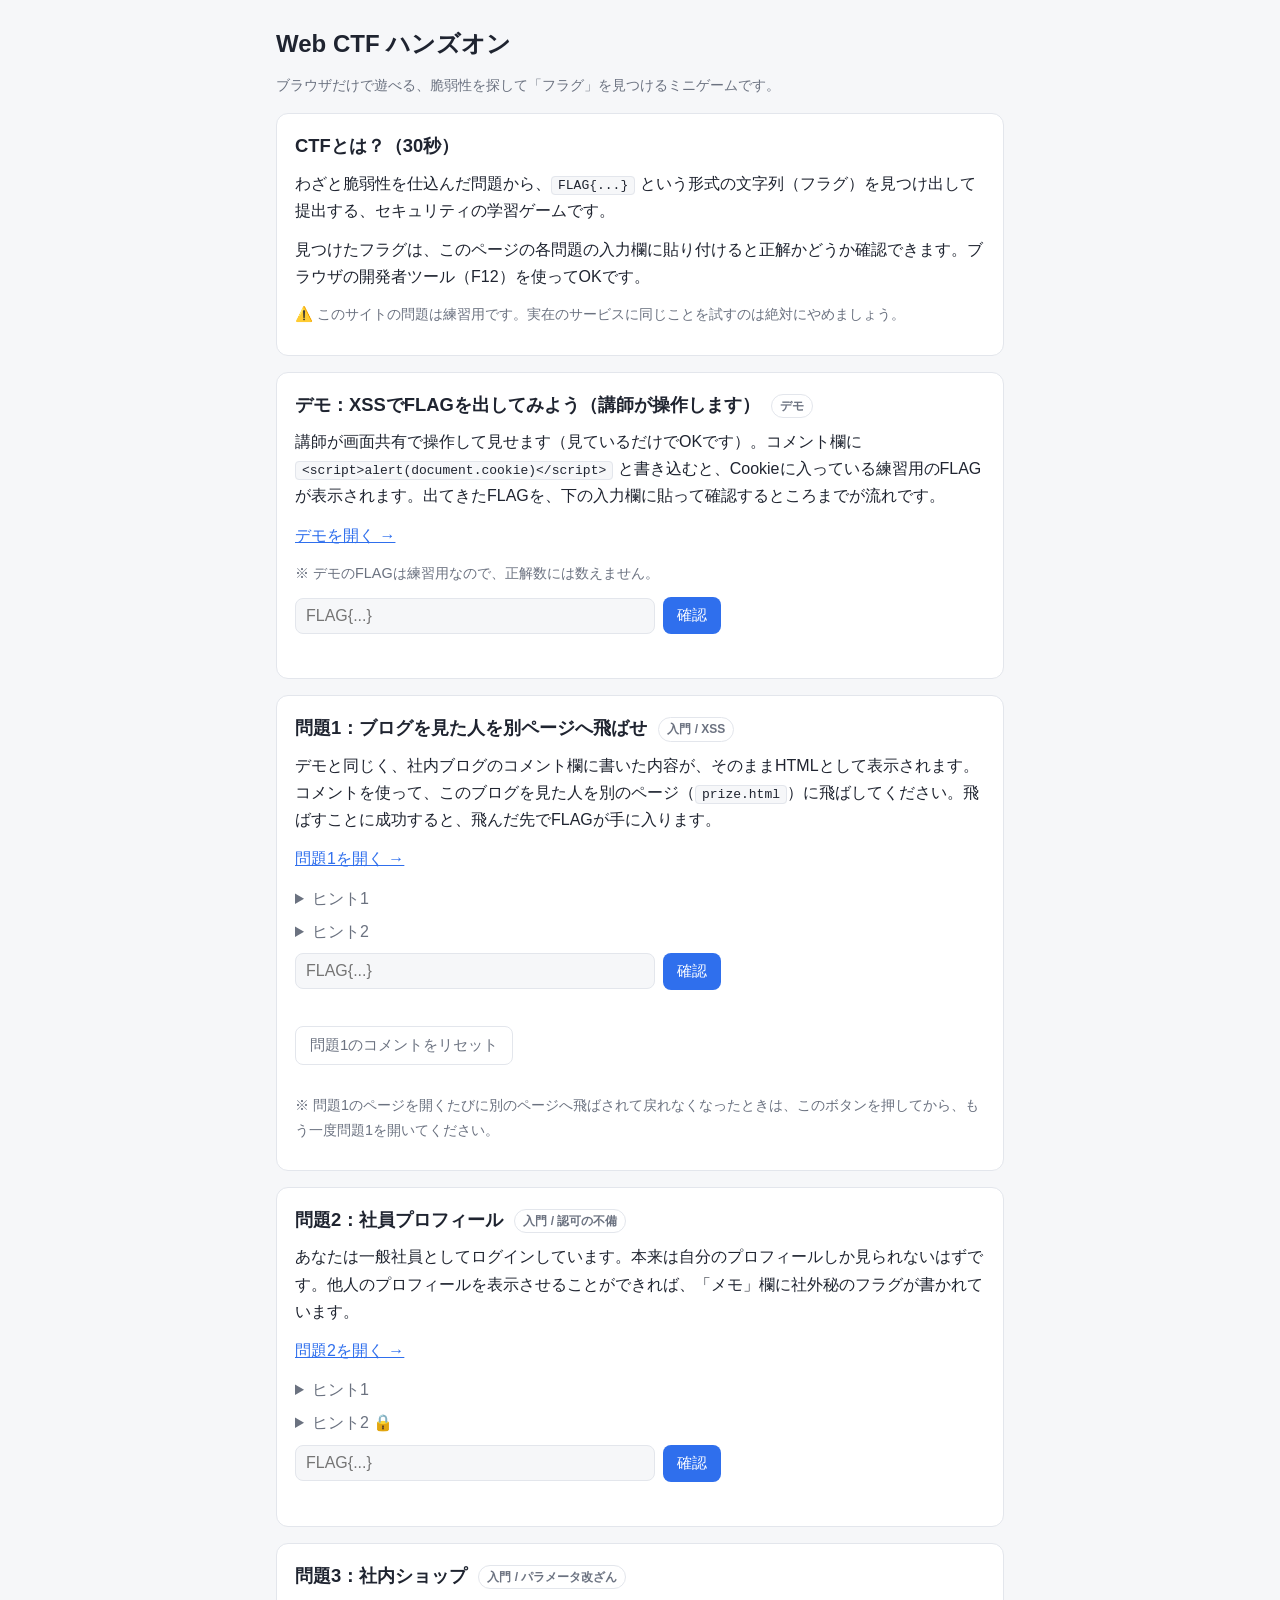
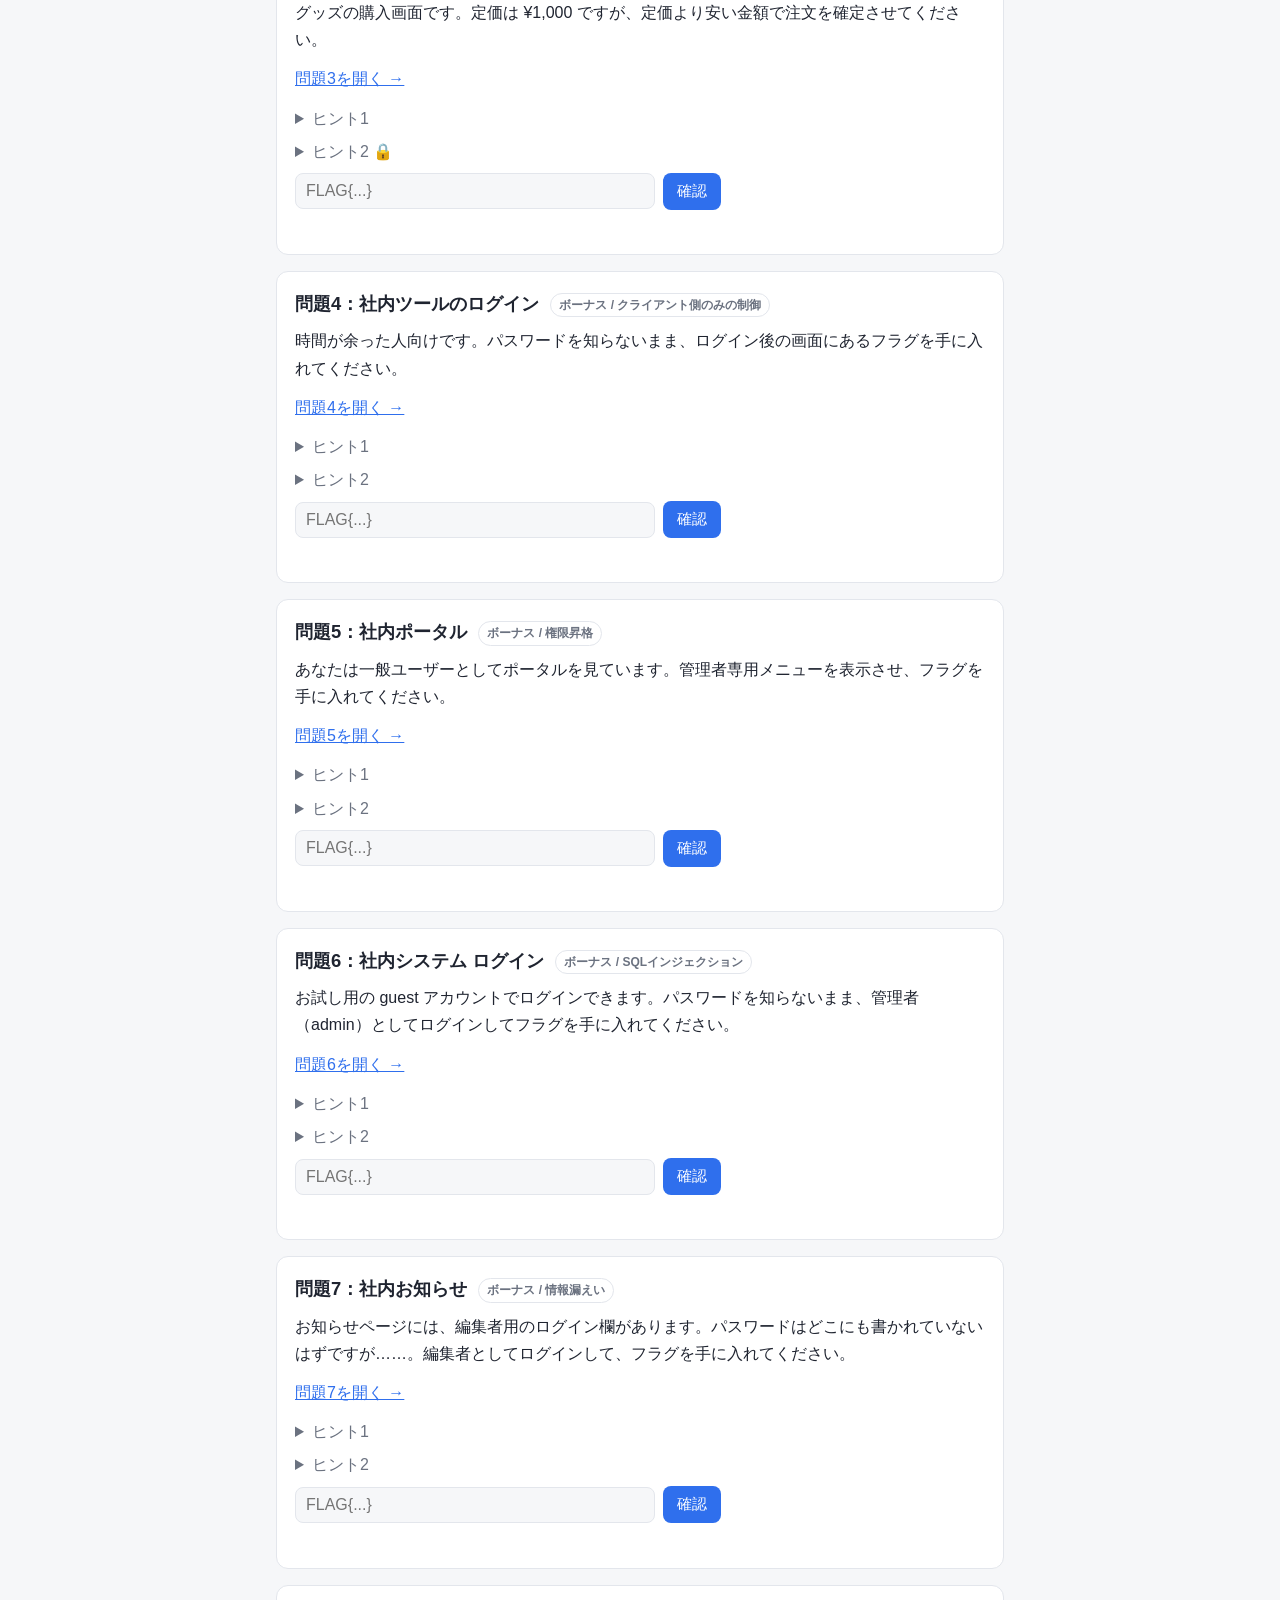
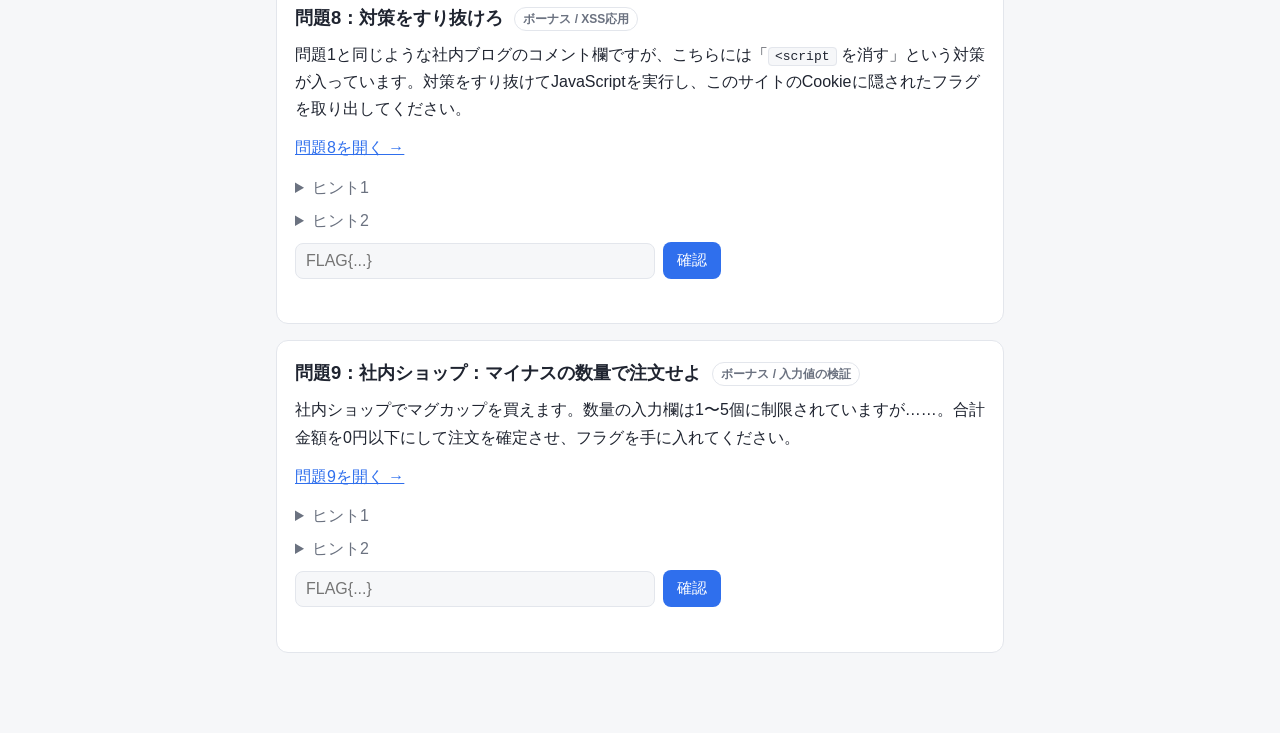
<file: index.html>
<!doctype html>
<html lang="ja">
<head>
<meta charset="utf-8">
<meta name="viewport" content="width=device-width, initial-scale=1">
<meta name="robots" content="noindex">
<title>Web CTF ハンズオン</title>
<link rel="stylesheet" href="style.css">
</head>
<body>
<main>
  <h1>Web CTF ハンズオン</h1>
  <p class="muted">ブラウザだけで遊べる、脆弱性を探して「フラグ」を見つけるミニゲームです。</p>

  <div class="card">
    <h2>CTFとは？（30秒）</h2>
    <p>わざと脆弱性を仕込んだ問題から、<code>FLAG{...}</code> という形式の文字列（フラグ）を見つけ出して提出する、セキュリティの学習ゲームです。</p>
    <p>見つけたフラグは、このページの各問題の入力欄に貼り付けると正解かどうか確認できます。ブラウザの開発者ツール（F12）を使ってOKです。</p>
    <p class="muted">⚠️ このサイトの問題は練習用です。実在のサービスに同じことを試すのは絶対にやめましょう。</p>
  </div>

  <div class="card" data-q="demo">
    <h2>デモ：XSSでFLAGを出してみよう（講師が操作します） <span class="badge">デモ</span></h2>
    <p>講師が画面共有で操作して見せます（見ているだけでOKです）。コメント欄に <code>&lt;script&gt;alert(document.cookie)&lt;/script&gt;</code> と書き込むと、Cookieに入っている練習用のFLAGが表示されます。出てきたFLAGを、下の入力欄に貼って確認するところまでが流れです。</p>
    <p><a href="demo.html" target="_blank" rel="noopener">デモを開く →</a></p>
    <p class="muted">※ デモのFLAGは練習用なので、正解数には数えません。</p>
    <div class="row flag-row"><input type="text" placeholder="FLAG{...}" aria-label="デモのフラグ"><button type="button">確認</button></div>
    <div class="result" aria-live="polite"></div>
  </div>

  <div class="card" data-q="q1">
    <h2>問題1：ブログを見た人を別ページへ飛ばせ <span class="badge">入門 / XSS</span></h2>
    <p>デモと同じく、社内ブログのコメント欄に書いた内容が、そのままHTMLとして表示されます。コメントを使って、このブログを見た人を別のページ（<code>prize.html</code>）に飛ばしてください。飛ばすことに成功すると、飛んだ先でFLAGが手に入ります。</p>
    <p><a href="q1.html" target="_blank" rel="noopener">問題1を開く →</a></p>
    <details><summary>ヒント1</summary><p>デモと同じく、コメントに書いた <code>&lt;script&gt;</code> が動きます。</p></details>
    <details><summary>ヒント2</summary><p>ページを移動させるJavaScriptは <code>location.href = '移動先'</code> です。</p></details>
    <div class="row flag-row"><input type="text" placeholder="FLAG{...}" aria-label="問題1のフラグ"><button type="button">確認</button></div>
    <div class="result" aria-live="polite"></div>
    <div class="row"><button type="button" class="secondary" id="reset-q1">問題1のコメントをリセット</button></div>
    <div class="result" id="reset-q1-msg" aria-live="polite"></div>
    <p class="muted">※ 問題1のページを開くたびに別のページへ飛ばされて戻れなくなったときは、このボタンを押してから、もう一度問題1を開いてください。</p>
  </div>

  <div class="card" data-q="q2">
    <h2>問題2：社員プロフィール <span class="badge">入門 / 認可の不備</span></h2>
    <p>あなたは一般社員としてログインしています。本来は自分のプロフィールしか見られないはずです。他人のプロフィールを表示させることができれば、「メモ」欄に社外秘のフラグが書かれています。</p>
    <p><a href="q2.html?id=101" target="_blank" rel="noopener">問題2を開く →</a></p>
    <details><summary>ヒント1</summary><p>ブラウザのアドレスバー（URL）をよく見てみましょう。</p></details>
    <details class="hint2-locked" data-q="q2" data-hint2="WRYzuGupAhkmEB/fdI1dpg==.LlrAgUoY/UcPRxhW.P/mQA4GXRsZg1nEx2OEoKsRx06boTi99w85p+EsbB2fkIqCgVfMrXqSz+R7H9g86j+XFl9/iKgDVgpC8vmXHr9GRanMznxuh/uoWykRbd0h8hGRrD9eYm4UH2XcfVc+xZVoGGasOJeXcmr4tuNZIeH8rZoufIZDcB9STHNQ30c/41zSLcSLibeAAcTxq5Nno3NwzKq+1N7Jn5c0oIbqz9IQXlikAzbipcmmAXA5oGdTyKZpoIiPBEZX4ki5dLdTHw0l6tI5ZRVeHVA6/wAvoeORzbFjCyCM="><summary>ヒント2 🔒</summary><div class="hint2-body"><p class="muted">時間になったら、講師がMeetのチャットで合言葉をお知らせします。</p><div class="row"><input type="text" placeholder="合言葉" aria-label="問題2のヒント2の合言葉" autocomplete="off"><button type="button">開く</button></div><div class="result" aria-live="polite"></div></div></details>
    <div class="row flag-row"><input type="text" placeholder="FLAG{...}" aria-label="問題2のフラグ"><button type="button">確認</button></div>
    <div class="result" aria-live="polite"></div>
  </div>

  <div class="card" data-q="q3">
    <h2>問題3：社内ショップ <span class="badge">入門 / パラメータ改ざん</span></h2>
    <p>グッズの購入画面です。定価は ¥1,000 ですが、定価より安い金額で注文を確定させてください。</p>
    <p><a href="q3.html" target="_blank" rel="noopener">問題3を開く →</a></p>
    <details><summary>ヒント1</summary><p>画面に見えない項目も、ブラウザには送信データとして入っています。開発者ツール（F12）の「Elements」でフォームを調べてみましょう。</p></details>
    <details class="hint2-locked" data-q="q3" data-hint2="rtBW0iyJ5tYIpgvqHxX41w==.bM9ROr3TGy81gCrg.jDSi+GFvQNbPHxDO3LhEShrPWFfxa/[base64]/nSnZAlcVShxWzSdWQjxpZuK/YAe1nbTcLiiCwOJ31T0ya0b8m1EM="><summary>ヒント2 🔒</summary><div class="hint2-body"><p class="muted">時間になったら、講師がMeetのチャットで合言葉をお知らせします。</p><div class="row"><input type="text" placeholder="合言葉" aria-label="問題3のヒント2の合言葉" autocomplete="off"><button type="button">開く</button></div><div class="result" aria-live="polite"></div></div></details>
    <div class="row flag-row"><input type="text" placeholder="FLAG{...}" aria-label="問題3のフラグ"><button type="button">確認</button></div>
    <div class="result" aria-live="polite"></div>
  </div>

  <div class="card" data-q="q4">
    <h2>問題4：社内ツールのログイン <span class="badge">ボーナス / クライアント側のみの制御</span></h2>
    <p>時間が余った人向けです。パスワードを知らないまま、ログイン後の画面にあるフラグを手に入れてください。</p>
    <p><a href="q4.html" target="_blank" rel="noopener">問題4を開く →</a></p>
    <details><summary>ヒント1</summary><p>ページのソース（右クリック →「ページのソースを表示」）を読んでみましょう。ログインの判定は、どこで行われていますか？</p></details>
    <details><summary>ヒント2</summary><p>パスワードの確認がブラウザ側のJavaScriptだけで行われています。<code>atob(...)</code> は Base64 をデコードする関数で、開発者ツールのコンソールでそのまま実行できます。</p></details>
    <div class="row flag-row"><input type="text" placeholder="FLAG{...}" aria-label="問題4のフラグ"><button type="button">確認</button></div>
    <div class="result" aria-live="polite"></div>
  </div>

  <div class="card" data-q="q5">
    <h2>問題5：社内ポータル <span class="badge">ボーナス / 権限昇格</span></h2>
    <p>あなたは一般ユーザーとしてポータルを見ています。管理者専用メニューを表示させ、フラグを手に入れてください。</p>
    <p><a href="q5.html" target="_blank" rel="noopener">問題5を開く →</a></p>
    <details><summary>ヒント1</summary><p>「現在のロール」は、どこに保存されているのでしょうか？ 開発者ツール（F12）の「Application」→「Cookies」を見てみましょう。</p></details>
    <details><summary>ヒント2</summary><p>Cookieの <code>role</code> の値は、ブラウザ上で自分で書き換えられます。書き換えたあと、ページを再読み込みしてみましょう。</p></details>
    <div class="row flag-row"><input type="text" placeholder="FLAG{...}" aria-label="問題5のフラグ"><button type="button">確認</button></div>
    <div class="result" aria-live="polite"></div>
  </div>

  <div class="card" data-q="q6">
    <h2>問題6：社内システム ログイン <span class="badge">ボーナス / SQLインジェクション</span></h2>
    <p>お試し用の guest アカウントでログインできます。パスワードを知らないまま、管理者（admin）としてログインしてフラグを手に入れてください。</p>
    <p><a href="q6.html" target="_blank" rel="noopener">問題6を開く →</a></p>
    <details><summary>ヒント1</summary><p>まずは guest / guest でログインして、画面に出る「実行されたSQL」を見てみましょう。入力した文字は、SQL文のどこに入っていますか？ ID に <code>'</code>（シングルクォート）を1つだけ入れるとどうなるでしょうか。</p></details>
    <details><summary>ヒント2</summary><p>入力に <code>'</code> を入れると、文字列を途中で終わらせて、その後ろに自分でSQLを書き足せます。SQLでは <code>--</code> から後ろはコメント（無視される部分）です。たとえば ID に <code>admin' --</code> と入れると、SQL文はどうなりますか？</p></details>
    <div class="row flag-row"><input type="text" placeholder="FLAG{...}" aria-label="問題6のフラグ"><button type="button">確認</button></div>
    <div class="result" aria-live="polite"></div>
  </div>

  <div class="card" data-q="q7">
    <h2>問題7：社内お知らせ <span class="badge">ボーナス / 情報漏えい</span></h2>
    <p>お知らせページには、編集者用のログイン欄があります。パスワードはどこにも書かれていないはずですが……。編集者としてログインして、フラグを手に入れてください。</p>
    <p><a href="q7.html" target="_blank" rel="noopener">問題7を開く →</a></p>
    <details><summary>ヒント1</summary><p>ページのソースを見ると、別のファイル（設定ファイル）を読み込んでいます。ソース表示の画面では、そのファイル名をクリックして中身を開けます。</p></details>
    <details><summary>ヒント2</summary><p>設定ファイルのコメントに、「退避してある」古いファイルの名前が書かれています。アドレスバーのURLのファイル名をそれに書き換えて開いてみましょう。Webサーバーに置いたファイルは、リンクがなくてもURLさえ分かれば誰でも読めてしまいます。</p></details>
    <div class="row flag-row"><input type="text" placeholder="FLAG{...}" aria-label="問題7のフラグ"><button type="button">確認</button></div>
    <div class="result" aria-live="polite"></div>
  </div>

  <div class="card" data-q="q8">
    <h2>問題8：対策をすり抜けろ <span class="badge">ボーナス / XSS応用</span></h2>
    <p>問題1と同じような社内ブログのコメント欄ですが、こちらには「<code>&lt;script</code> を消す」という対策が入っています。対策をすり抜けてJavaScriptを実行し、このサイトのCookieに隠されたフラグを取り出してください。</p>
    <p><a href="q8.html" target="_blank" rel="noopener">問題8を開く →</a></p>
    <details><summary>ヒント1</summary><p><code>&lt;b&gt;こんにちは&lt;/b&gt;</code> を投稿すると太字になります。入力がHTMLとして解釈されています。</p></details>
    <details><summary>ヒント2</summary><p><code>&lt;script</code> は対策されています。ほかのHTMLの書き方で、JavaScriptを実行できます。Cookieは <code>document.cookie</code> で読めます。</p></details>
    <div class="row flag-row"><input type="text" placeholder="FLAG{...}" aria-label="問題8のフラグ"><button type="button">確認</button></div>
    <div class="result" aria-live="polite"></div>
  </div>

  <div class="card" data-q="q9">
    <h2>問題9：社内ショップ：マイナスの数量で注文せよ <span class="badge">ボーナス / 入力値の検証</span></h2>
    <p>社内ショップでマグカップを買えます。数量の入力欄は1〜5個に制限されていますが……。合計金額を0円以下にして注文を確定させ、フラグを手に入れてください。</p>
    <p><a href="q9.html" target="_blank" rel="noopener">問題9を開く →</a></p>
    <details><summary>ヒント1</summary><p>数量の入力欄の制限は、開発者ツール（F12）の「Elements」で見られます。</p></details>
    <details><summary>ヒント2</summary><p><code>&lt;input&gt;</code> の <code>min</code> 属性を消すと、マイナスの数も入力できます。</p></details>
    <div class="row flag-row"><input type="text" placeholder="FLAG{...}" aria-label="問題9のフラグ"><button type="button">確認</button></div>
    <div class="result" aria-live="polite"></div>
  </div>

  <p class="muted" id="score" aria-live="polite"></p>
</main>

<script>
// フラグのSHA-256ハッシュ（答えそのものはここに書いていません）
const HASHES = {
  q1: "e56bf170c331c2c10cea3d05086ae5572de0488e1ce54318a9ef6710de979972",
  q2: "4f68c20f3bf5aa5abec0d32d25b619ff41ea1a18fd244e82161d80823bf4a0c4",
  q3: "a25055f9118e65baf4ce43bc5c16e321013c6e10157f5fd07858ee1d9f1cf411",
  q4: "cb4aacacb4c4425d191102f54ab099ae815f8ea97229284aa31548eb40bf92a2",
  q5: "8100dc72014c74192560a6a80b3734c17d6a9fcbdfe3a47134e9db5082680f2f",
  q6: "704861c099c2d3eb92d60e5a956286bfa74d0f9bb892439f541e4e0abcc93b83",
  q7: "296c0e98abc1559d18c495df46f1ddfdf1f7df73185b8f9fa891355a2763d603",
  q8: "989458d26c2653d7b86d0289a339e1fc984cbf2ce73290f299287fc858fa68b1",
  q9: "814270b17b07ce1bd48754fdb79e976bec4ef5c3b4944d4b2c6e992422e209ee"
};
// デモの練習用フラグ（正解数には数えない）
const DEMO_HASH = "e05d7d8d932c744a989521802697e9332980cd76142ff87f418832286014282a";
const solved = new Set();

async function sha256(text) {
  const buf = await crypto.subtle.digest("SHA-256", new TextEncoder().encode(text));
  return [...new Uint8Array(buf)].map(b => b.toString(16).padStart(2, "0")).join("");
}

document.querySelectorAll(".card[data-q]").forEach(card => {
  const q = card.dataset.q;
  const row = card.querySelector(".flag-row");
  const input = row.querySelector("input");
  const result = row.nextElementSibling;
  const check = async () => {
    const value = input.value.trim();
    if (!value) return;
    const isDemo = q === "demo";
    if (await sha256(value) === (isDemo ? DEMO_HASH : HASHES[q])) {
      result.textContent = isDemo ? "✅ 正解です！（デモなので、正解数には数えません）" : "✅ 正解です！";
      result.className = "result ok";
      if (!isDemo) solved.add(q);
    } else {
      result.textContent = "❌ 違うようです。もう少し探してみましょう。";
      result.className = "result ng";
    }
    document.getElementById("score").textContent = "正解数：" + solved.size + " / " + Object.keys(HASHES).length + "（問題4〜9はボーナスです）";
  };
  row.querySelector("button").addEventListener("click", check);
  input.addEventListener("keydown", e => { if (e.key === "Enter") check(); });
});

// ---- 問題1：コメントのリセット（別ページに飛ばされて戻れなくなったとき用） ----
document.getElementById("reset-q1").addEventListener("click", () => {
  try { localStorage.removeItem("q1_comments"); } catch (e) { /* 何もしない */ }
  const msg = document.getElementById("reset-q1-msg");
  msg.textContent = "問題1のコメントを初期状態に戻しました。";
  msg.className = "result ok";
});

// ---- ヒント2：講師がMeetのチャットで伝える合言葉で開く ----
// ヒント2の本文は、合言葉から作った鍵で暗号化して埋め込んでいます（合言葉なしでは読めません）。
// 一度開いたヒントは、このブラウザに合言葉を覚えておき、再読み込みしても開いたままにします。
const HINT_ITERATIONS = 150000;
const normalizePass = s => s.normalize("NFKC").trim().toLowerCase();
const fromB64 = s => Uint8Array.from(atob(s), c => c.charCodeAt(0));

async function decryptHint(blob, pass) {
  const [salt, iv, ct] = blob.split(".").map(fromB64);
  const base = await crypto.subtle.importKey("raw", new TextEncoder().encode(normalizePass(pass)), "PBKDF2", false, ["deriveKey"]);
  const key = await crypto.subtle.deriveKey({ name: "PBKDF2", salt, iterations: HINT_ITERATIONS, hash: "SHA-256" },
    base, { name: "AES-GCM", length: 256 }, false, ["decrypt"]);
  return new TextDecoder().decode(await crypto.subtle.decrypt({ name: "AES-GCM", iv }, key, ct));
}

document.querySelectorAll("details.hint2-locked").forEach(box => {
  const q = box.dataset.q;
  const body = box.querySelector(".hint2-body");
  const input = body.querySelector("input");
  const result = body.querySelector(".result");
  const storeKey = "ctf-hint2-" + q;

  const unlock = async (pass, fromStorage) => {
    if (!pass.trim()) return;
    try {
      const hintHtml = await decryptHint(box.dataset.hint2, pass);
      body.innerHTML = hintHtml;  // 自分たちで用意したヒント本文（参加者の入力ではない）
      box.querySelector("summary").textContent = "ヒント2 🔓";
      box.open = true;
      try { localStorage.setItem(storeKey, pass); } catch (e) { /* 保存できなくても表示はする */ }
    } catch (e) {
      if (fromStorage) { try { localStorage.removeItem(storeKey); } catch (e2) {} return; }
      result.textContent = "合言葉が違うようです。";
      result.className = "result ng";
    }
  };

  body.querySelector("button").addEventListener("click", () => unlock(input.value, false));
  input.addEventListener("keydown", e => { if (e.key === "Enter") unlock(input.value, false); });
  try {
    const saved = localStorage.getItem(storeKey);
    if (saved) unlock(saved, true);
  } catch (e) { /* 読めない環境では、毎回合言葉を入れる */ }
});
</script>
</body>
</html>
</file>
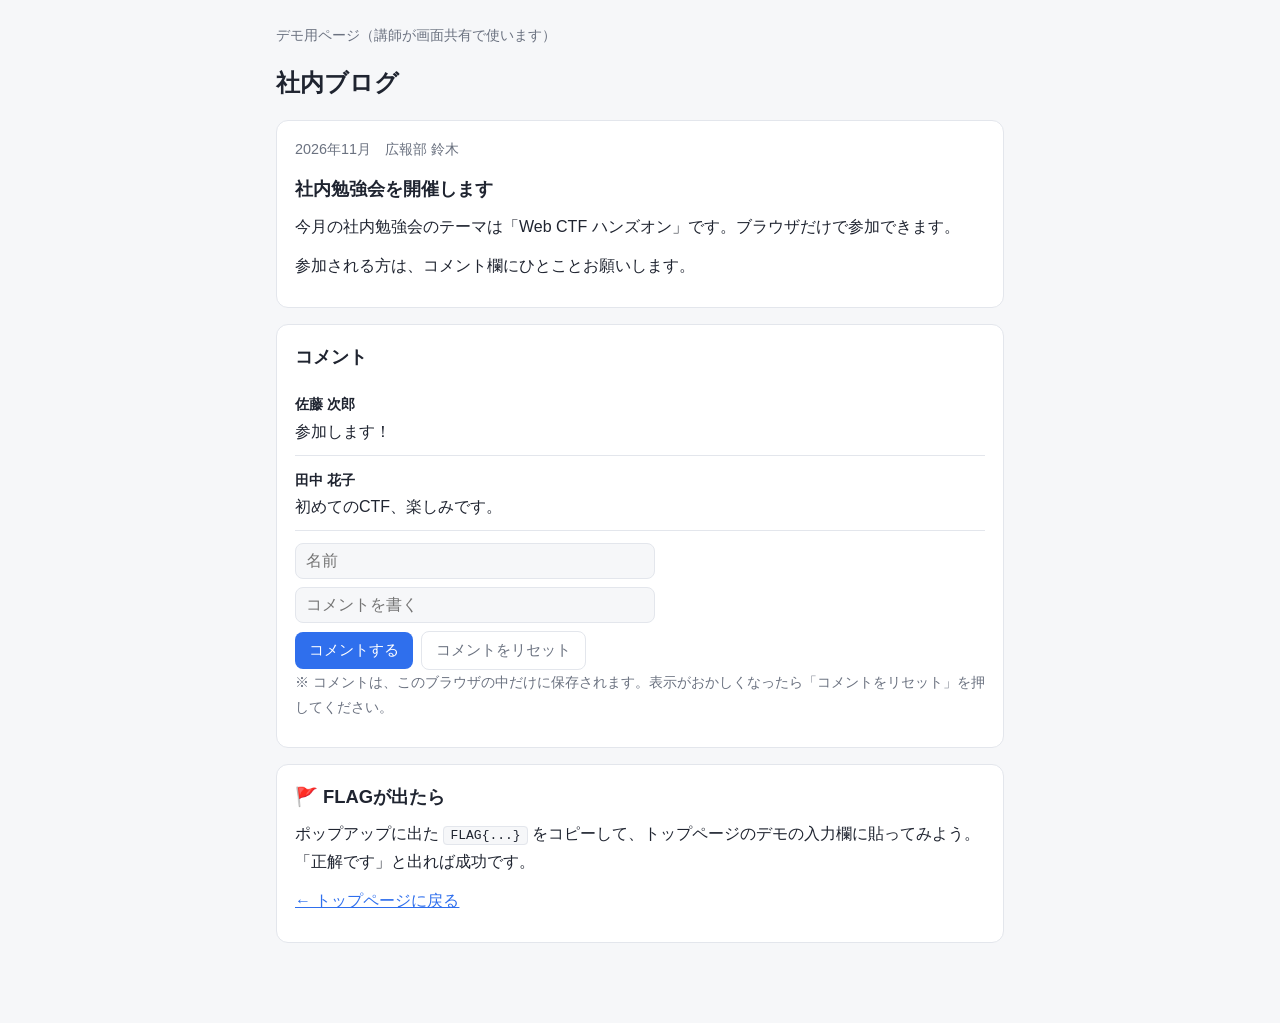
<file: demo.html>
<!doctype html>
<html lang="ja">
<head>
<meta charset="utf-8">
<meta name="viewport" content="width=device-width, initial-scale=1">
<meta name="robots" content="noindex">
<title>社内ブログ（デモ）</title>
<link rel="stylesheet" href="style.css">
</head>
<body>
<main>
  <div class="topbar">デモ用ページ（講師が画面共有で使います）</div>
  <h1>社内ブログ</h1>

  <article class="card">
    <p class="muted">2026年11月　広報部 鈴木</p>
    <h2>社内勉強会を開催します</h2>
    <p>今月の社内勉強会のテーマは「Web CTF ハンズオン」です。ブラウザだけで参加できます。</p>
    <p>参加される方は、コメント欄にひとことお願いします。</p>
  </article>

  <section class="card">
    <h2>コメント</h2>
    <ul class="comments" id="comments"></ul>

    <form id="form">
      <div class="row"><input type="text" id="name" placeholder="名前" aria-label="名前" autocomplete="off"></div>
      <div class="row"><input type="text" id="body" placeholder="コメントを書く" aria-label="コメント" autocomplete="off"></div>
      <div class="row">
        <button type="submit">コメントする</button>
        <button type="button" id="reset" class="secondary">コメントをリセット</button>
      </div>
    </form>
    <p class="muted">※ コメントは、このブラウザの中だけに保存されます。表示がおかしくなったら「コメントをリセット」を押してください。</p>
  </section>

  <div class="card">
    <h2>🚩 FLAGが出たら</h2>
    <p>ポップアップに出た <code>FLAG{...}</code> をコピーして、トップページのデモの入力欄に貼ってみよう。「正解です」と出れば成功です。</p>
    <p><a href="index.html">← トップページに戻る</a></p>
  </div>
</main>

<script>
// デモ用：対策なし。コメント本文を、HTMLとしてそのまま表示する（scriptタグも動く）
// ※ 外部への送信処理はありません

// ログイン中のユーザーのCookie（セッション情報という想定）に、デモ用の練習フラグを入れておく
// （このページだけで読めるCookieにして、問題のページのフラグがデモに出ないようにしている）
const dir = location.pathname.replace(/[^/]*$/, "");
document.cookie = "flag=; path=" + dir + "; max-age=0";  // 以前の版の問題1が残したCookieを消す
document.cookie = "flag=" + atob("RkxBR3t0aGlzX2lzX2RlbW9feHNzfQ==") + "; path=" + location.pathname + "; SameSite=Lax";

const KEY = "ctf-demo-comments";
const INITIAL = [
  { name: "佐藤 次郎", body: "参加します！" },
  { name: "田中 花子", body: "初めてのCTF、楽しみです。" }
];

function load() {
  try {
    const saved = JSON.parse(localStorage.getItem(KEY));
    if (Array.isArray(saved)) return saved;
  } catch (e) { /* 読めないときは初期状態 */ }
  return INITIAL.slice();
}
function save(list) {
  try { localStorage.setItem(KEY, JSON.stringify(list)); } catch (e) { /* 画面上だけで保持する */ }
}
let comments = load();

function render() {
  const ul = document.getElementById("comments");
  ul.replaceChildren();
  for (const c of comments) {
    const li = document.createElement("li");
    const who = document.createElement("strong");
    who.textContent = c.name || "名無し";
    const body = document.createElement("div");
    // 本文をHTMLとして埋め込む（脆弱）。createContextualFragment は、中の scriptタグも実行する
    body.append(document.createRange().createContextualFragment(c.body));
    li.append(who, body);
    ul.append(li);
  }
}

document.getElementById("form").addEventListener("submit", e => {
  e.preventDefault();
  const name = document.getElementById("name").value.trim();
  const body = document.getElementById("body").value;
  if (!body.trim()) return;
  comments.push({ name, body });
  save(comments);
  document.getElementById("body").value = "";
  render();
});

document.getElementById("reset").addEventListener("click", () => {
  try { localStorage.removeItem(KEY); } catch (e) { /* 何もしない */ }
  comments = INITIAL.slice();
  render();
});

render();
</script>
</body>
</html>
</file>
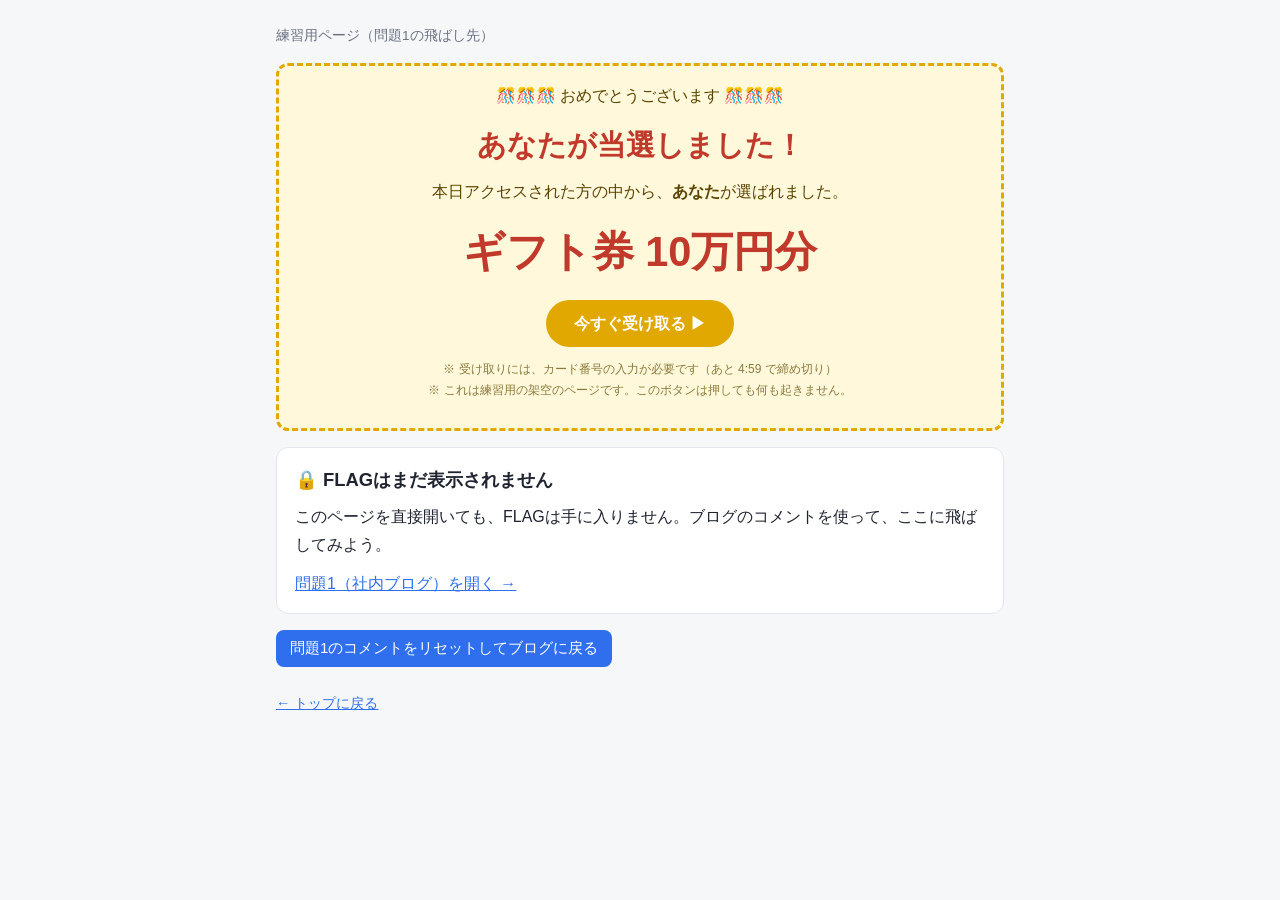
<file: prize.html>
<!doctype html>
<html lang="ja">
<head>
<meta charset="utf-8">
<meta name="viewport" content="width=device-width, initial-scale=1">
<meta name="robots" content="noindex">
<title>🎉 当選のお知らせ</title>
<link rel="stylesheet" href="style.css">
<style>
  .prize { text-align: center; border: 3px dashed #e0a800; background: #fff8db; color: #5a4300; }
  .prize h1 { font-size: 1.8rem; color: #c0392b; }
  .prize .big { font-size: 2.6rem; font-weight: 800; color: #c0392b; margin: 4px 0 12px; }
  .prize .fake { display: inline-block; background: #e0a800; color: #fff; border-radius: 999px; padding: 10px 28px; font-weight: 700; }
  .prize .small { font-size: 0.75rem; color: #8a7a3d; }
  @media (prefers-color-scheme: dark) {
    .prize { background: #2b2410; color: #f2e2a6; }
    .prize .small { color: #b8a86e; }
  }
</style>
</head>
<body>
<main>
  <div class="topbar">練習用ページ（問題1の飛ばし先）</div>

  <div class="card prize">
    <p>🎊🎊🎊 おめでとうございます 🎊🎊🎊</p>
    <h1>あなたが当選しました！</h1>
    <p>本日アクセスされた方の中から、<strong>あなた</strong>が選ばれました。</p>
    <p class="big">ギフト券 10万円分</p>
    <p><span class="fake">今すぐ受け取る ▶</span></p>
    <p class="small">※ 受け取りには、カード番号の入力が必要です（あと 4:59 で締め切り）<br>
    ※ これは練習用の架空のページです。このボタンは押しても何も起きません。</p>
  </div>

  <div class="card" id="result" aria-live="polite"></div>

  <div class="row"><button type="button" id="reset">問題1のコメントをリセットしてブログに戻る</button></div>
  <p class="back"><a href="index.html">← トップに戻る</a></p>
</main>

<script>
// 問題1ではCookieにFLAGを入れない。以前の版の問題1が残したCookieがあれば消しておく
document.cookie = "flag=; path=" + location.pathname.replace(/[^/]*$/, "") + "; max-age=0";

// 問題1（q1.html）から飛ばされて来たときだけ、FLAGを表示する
// （静的ページなので、document.referrer で確認する程度の簡単な判定です）
let fromQ1 = false;
try {
  const ref = new URL(document.referrer);
  fromQ1 = ref.origin === location.origin && /\/q1(\.html)?$/.test(ref.pathname);
} catch (e) { /* referrer がない（直接開いた）とき */ }

const box = document.getElementById("result");
if (fromQ1) {
  const h = document.createElement("h2");
  h.textContent = "🚩 飛ばすことに成功しました！";
  const p = document.createElement("p");
  p.textContent = "FLAGをコピーして、トップページの問題1の入力欄に貼り付けてください。";
  const flag = document.createElement("pre");
  flag.textContent = atob("RkxBR3t4c3NfY2FuX3JlZGlyZWN0X3lvdX0=");
  box.append(h, p, flag);
} else {
  const h = document.createElement("h2");
  h.textContent = "🔒 FLAGはまだ表示されません";
  const p = document.createElement("p");
  p.textContent = "このページを直接開いても、FLAGは手に入りません。ブログのコメントを使って、ここに飛ばしてみよう。";
  const link = document.createElement("a");
  link.href = "q1.html";
  link.textContent = "問題1（社内ブログ）を開く →";
  box.append(h, p, link);
}

document.getElementById("reset").addEventListener("click", () => {
  try { localStorage.removeItem("q1_comments"); } catch (e) { /* 何もしない */ }
  location.href = "q1.html";
});
</script>
</body>
</html>
</file>
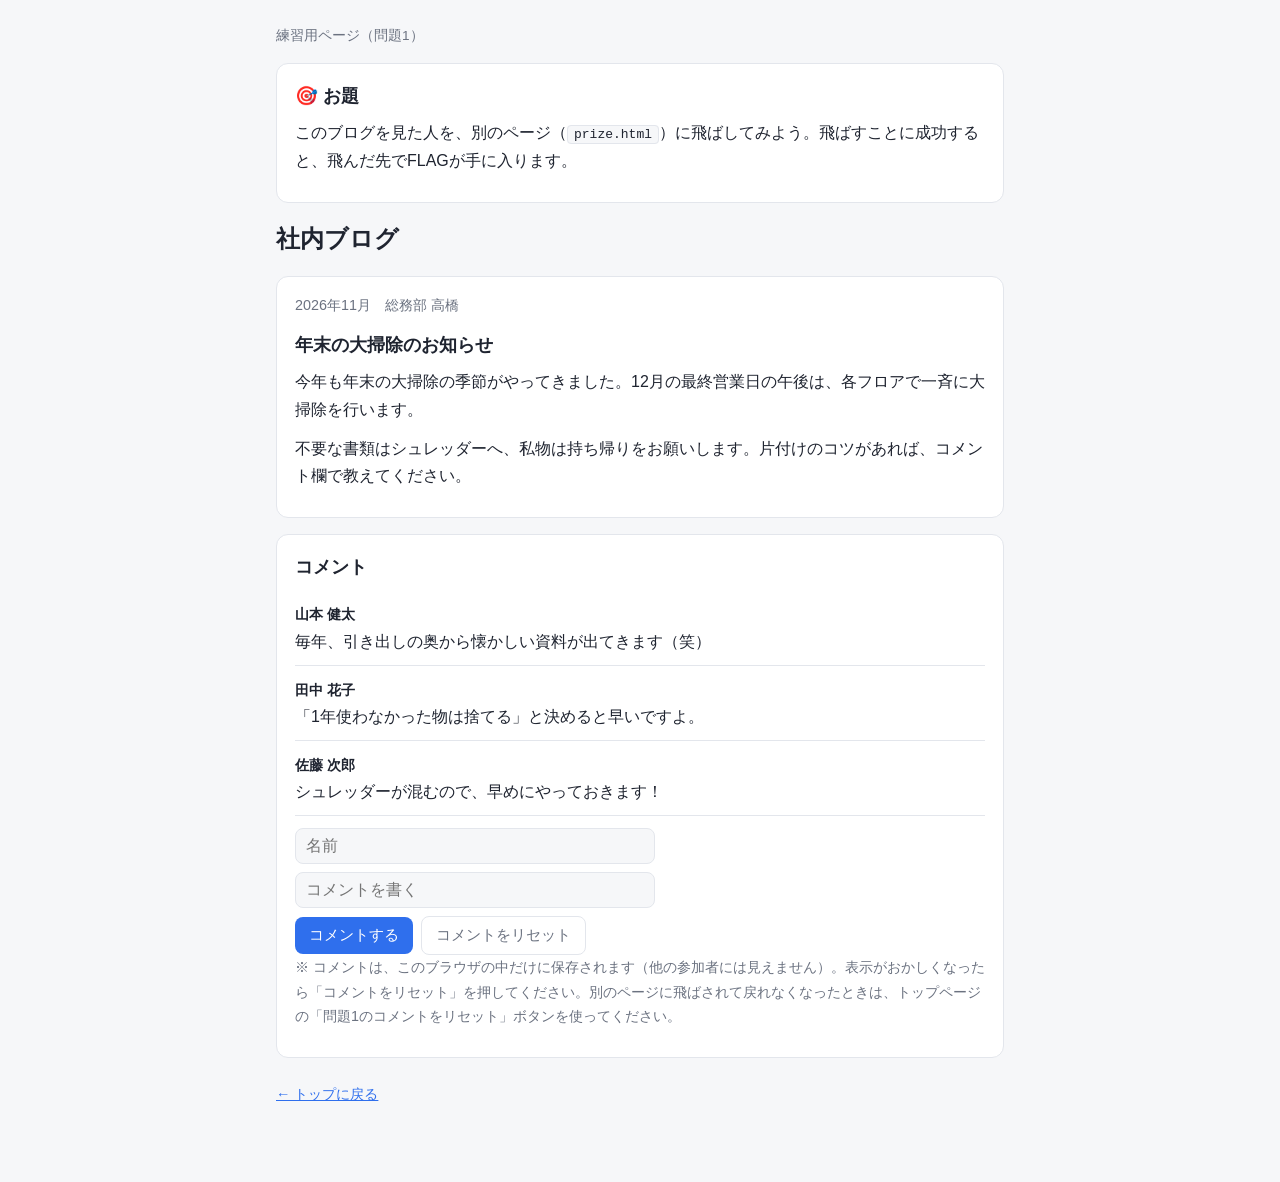
<file: q1.html>
<!doctype html>
<html lang="ja">
<head>
<meta charset="utf-8">
<meta name="viewport" content="width=device-width, initial-scale=1">
<meta name="robots" content="noindex">
<title>社内ブログ</title>
<link rel="stylesheet" href="style.css">
</head>
<body>
<main>
  <div class="topbar">練習用ページ（問題1）</div>
  <div class="card">
    <h2>🎯 お題</h2>
    <p>このブログを見た人を、別のページ（<code>prize.html</code>）に飛ばしてみよう。飛ばすことに成功すると、飛んだ先でFLAGが手に入ります。</p>
  </div>

  <h1>社内ブログ</h1>

  <article class="card">
    <p class="muted">2026年11月　総務部 高橋</p>
    <h2>年末の大掃除のお知らせ</h2>
    <p>今年も年末の大掃除の季節がやってきました。12月の最終営業日の午後は、各フロアで一斉に大掃除を行います。</p>
    <p>不要な書類はシュレッダーへ、私物は持ち帰りをお願いします。片付けのコツがあれば、コメント欄で教えてください。</p>
  </article>

  <section class="card">
    <h2>コメント</h2>
    <ul class="comments" id="comments"></ul>

    <form id="form">
      <div class="row"><input type="text" id="name" placeholder="名前" aria-label="名前" autocomplete="off"></div>
      <div class="row"><input type="text" id="body" placeholder="コメントを書く" aria-label="コメント" autocomplete="off"></div>
      <div class="row">
        <button type="submit">コメントする</button>
        <button type="button" id="reset" class="secondary">コメントをリセット</button>
      </div>
    </form>
    <p class="muted">※ コメントは、このブラウザの中だけに保存されます（他の参加者には見えません）。表示がおかしくなったら「コメントをリセット」を押してください。別のページに飛ばされて戻れなくなったときは、トップページの「問題1のコメントをリセット」ボタンを使ってください。</p>
  </section>

  <p class="back"><a href="index.html">← トップに戻る</a></p>
</main>

<script>
// 問題1ではCookieにFLAGを入れない。以前の版の問題1が残したCookieがあれば消しておく
document.cookie = "flag=; path=" + location.pathname.replace(/[^/]*$/, "") + "; max-age=0";

// サーバーの代わりに、このブラウザの localStorage にコメントを保存する
const KEY = "q1_comments";
const INITIAL = [
  { name: "山本 健太", body: "毎年、引き出しの奥から懐かしい資料が出てきます（笑）" },
  { name: "田中 花子", body: "「1年使わなかった物は捨てる」と決めると早いですよ。" },
  { name: "佐藤 次郎", body: "シュレッダーが混むので、早めにやっておきます！" }
];

// q1.html?reset=1 で開いたときは、コメントを表示する前に初期状態に戻す
// （リダイレクトするコメントを投稿すると、このページを開くたびに飛ばされてしまうため）
if (new URLSearchParams(location.search).get("reset") === "1") {
  try { localStorage.removeItem(KEY); } catch (e) { /* 何もしない */ }
  history.replaceState(null, "", location.pathname);
}

function load() {
  try {
    const saved = JSON.parse(localStorage.getItem(KEY));
    if (Array.isArray(saved)) return saved;
  } catch (e) { /* 読めないときは初期状態 */ }
  return INITIAL.slice();
}
function save(list) {
  try { localStorage.setItem(KEY, JSON.stringify(list)); } catch (e) { /* 保存できない環境では、画面上だけで保持する */ }
}
let comments = load();

// 対策なし：コメント本文を、HTMLとしてそのまま表示する（scriptタグも動く）
function render() {
  const ul = document.getElementById("comments");
  ul.replaceChildren();
  for (const c of comments) {
    const li = document.createElement("li");
    const who = document.createElement("strong");
    who.textContent = c.name || "名無し";
    const body = document.createElement("div");
    // 本文をHTMLとして埋め込む（脆弱）。createContextualFragment は、中の scriptタグも実行する
    body.append(document.createRange().createContextualFragment(c.body));
    li.append(who, body);
    ul.append(li);
  }
}

document.getElementById("form").addEventListener("submit", e => {
  e.preventDefault();
  const name = document.getElementById("name").value.trim();
  const body = document.getElementById("body").value;
  if (!body.trim()) return;
  comments.push({ name, body });
  save(comments);
  document.getElementById("body").value = "";
  render();
});

document.getElementById("reset").addEventListener("click", () => {
  try { localStorage.removeItem(KEY); } catch (e) { /* 何もしない */ }
  comments = INITIAL.slice();
  render();
});

render();
</script>
</body>
</html>
</file>
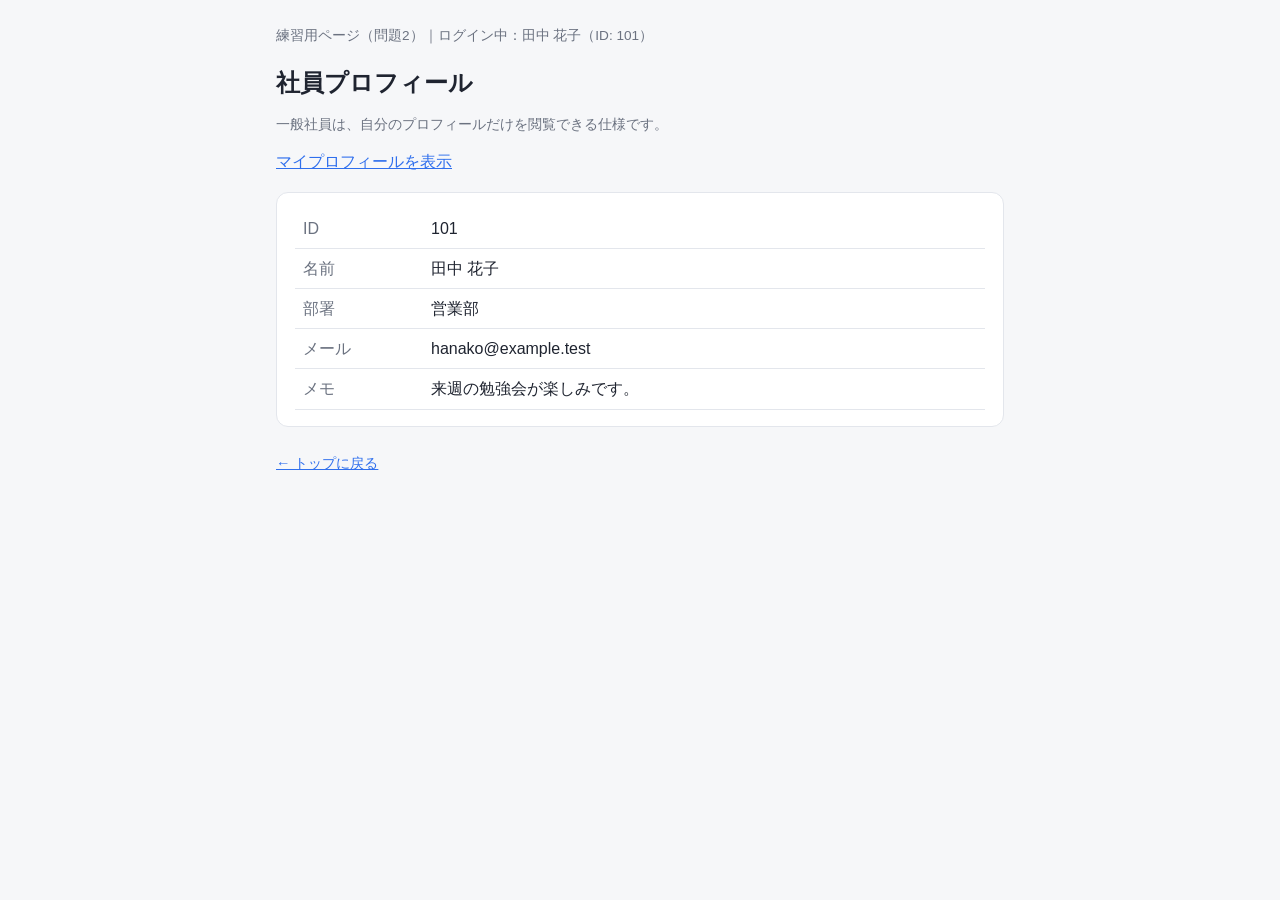
<file: q2.html>
<!doctype html>
<html lang="ja">
<head>
<meta charset="utf-8">
<meta name="viewport" content="width=device-width, initial-scale=1">
<meta name="robots" content="noindex">
<title>社員プロフィール</title>
<link rel="stylesheet" href="style.css">
</head>
<body>
<main>
  <div class="topbar">練習用ページ（問題2）｜ログイン中：田中 花子（ID: 101）</div>
  <h1>社員プロフィール</h1>
  <p class="muted">一般社員は、自分のプロフィールだけを閲覧できる仕様です。</p>
  <p><a href="q2.html?id=101">マイプロフィールを表示</a></p>

  <div class="card" id="profile"></div>

  <p class="back"><a href="index.html">← トップに戻る</a></p>
</main>

<script>
const ME = "101";
const SECRET = atob("RkxBR3tpZG9yX2NoZWNrX2F1dGhvcml6YXRpb259");

// サーバーから返ってくるデータ、という想定
const KNOWN = {
  "1":   { name: "管理者（admin）", dept: "情報システム部", email: "admin@example.test" },
  "101": { name: "田中 花子", dept: "営業部", email: "hanako@example.test" },
  "102": { name: "佐藤 次郎", dept: "開発部", email: "jiro@example.test" },
  "103": { name: "鈴木 美咲", dept: "人事部", email: "misaki@example.test" }
};

function getProfile(id) {
  const base = KNOWN[id] || { name: "社員（ID: " + id + "）", dept: "—", email: "user" + id + "@example.test" };
  // 自分以外のメモには社外秘の情報（フラグ）が入っている
  const memo = id === ME ? "来週の勉強会が楽しみです。" : "【社外秘】" + SECRET;
  return { ...base, memo };
}

const id = new URLSearchParams(location.search).get("id") || ME;
const box = document.getElementById("profile");

if (/^\d+$/.test(id)) {
  // ログイン中のユーザー(101)本人かどうかを確認せず、指定されたIDのデータをそのまま返している（脆弱）
  const user = getProfile(id);
  const rows = [["ID", id], ["名前", user.name], ["部署", user.dept], ["メール", user.email], ["メモ", user.memo]];
  const table = document.createElement("table");
  rows.forEach(([k, v]) => {
    const tr = table.insertRow();
    const th = document.createElement("th"); th.textContent = k;
    const td = document.createElement("td"); td.textContent = v;
    tr.append(th, td);
  });
  box.append(table);
} else {
  box.textContent = "ユーザーが見つかりません。";
}
</script>
</body>
</html>
</file>
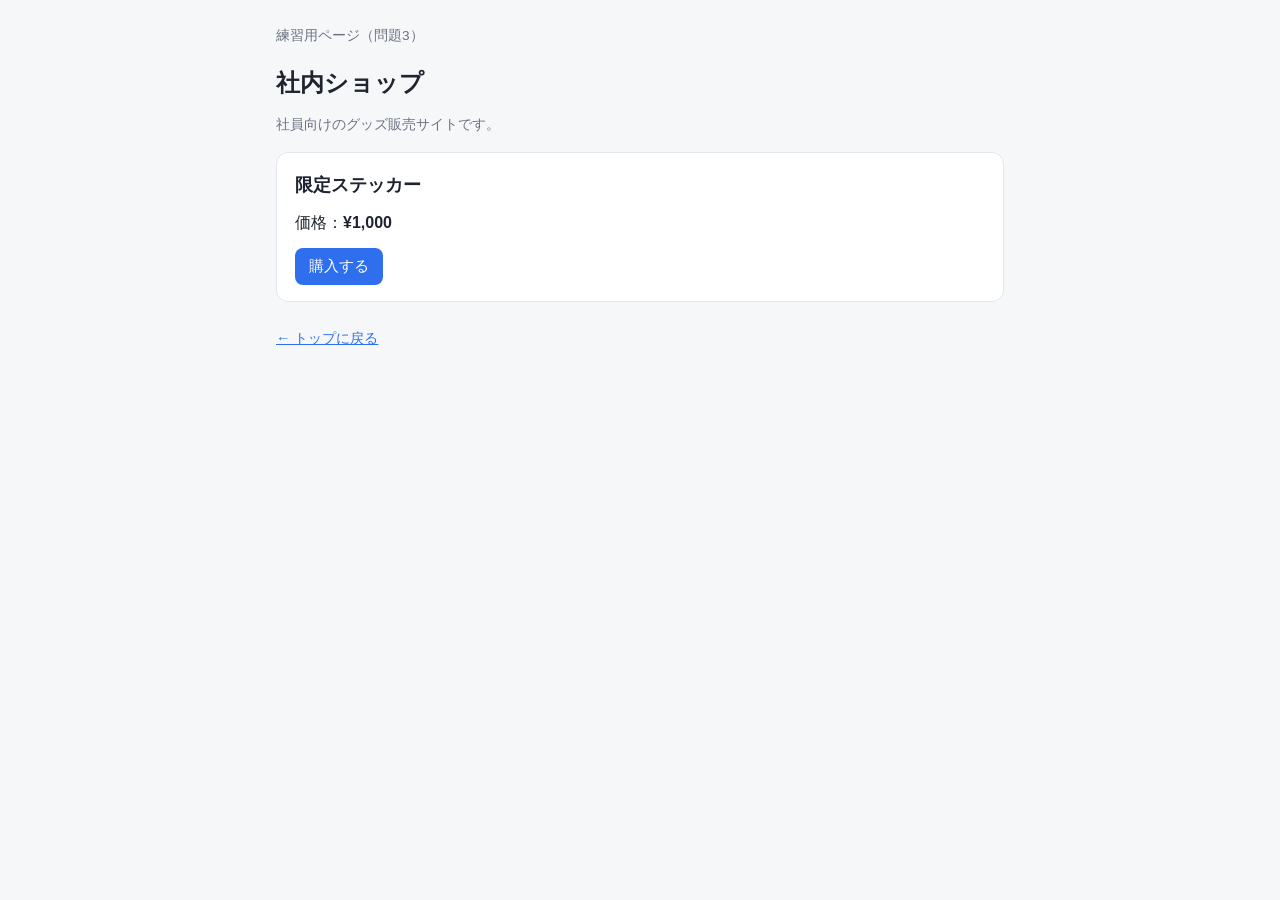
<file: q3.html>
<!doctype html>
<html lang="ja">
<head>
<meta charset="utf-8">
<meta name="viewport" content="width=device-width, initial-scale=1">
<meta name="robots" content="noindex">
<title>社内ショップ 購入画面</title>
<link rel="stylesheet" href="style.css">
</head>
<body>
<main>
  <div class="topbar">練習用ページ（問題3）</div>
  <h1>社内ショップ</h1>
  <p class="muted">社員向けのグッズ販売サイトです。</p>

  <div class="card" id="shop">
    <h2>限定ステッカー</h2>
    <p>価格：<strong>¥1,000</strong></p>
    <form id="order">
      <input type="hidden" name="item" value="sticker">
      <input type="hidden" name="price" value="1000">
      <div class="row">
        <button type="submit">購入する</button>
      </div>
    </form>
  </div>

  <div class="card" id="done" hidden>
    <h2>ご注文ありがとうございます</h2>
    <p id="msg"></p>
  </div>

  <p class="back"><a href="index.html">← トップに戻る</a></p>
</main>

<script>
const REGULAR_PRICE = 1000;

// 本来サーバー側で行うべき注文処理を、ここでは画面上で再現している。
// 送信された価格を、そのまま信用して請求額にしている（脆弱）
document.getElementById("order").addEventListener("submit", e => {
  e.preventDefault();
  const data = new FormData(e.target);
  const price = Number(data.get("price"));
  let text = "請求額：¥" + price.toLocaleString("ja-JP") + " で注文を受け付けました。";
  if (price < REGULAR_PRICE) {
    text += " 【システム通知】定価より低い金額で注文が確定しました：" + atob("RkxBR3tuZXZlcl90cnVzdF9oaWRkZW5fZmllbGRzfQ==");
  }
  document.getElementById("msg").textContent = text;
  document.getElementById("shop").hidden = true;
  document.getElementById("done").hidden = false;
});
</script>
</body>
</html>
</file>
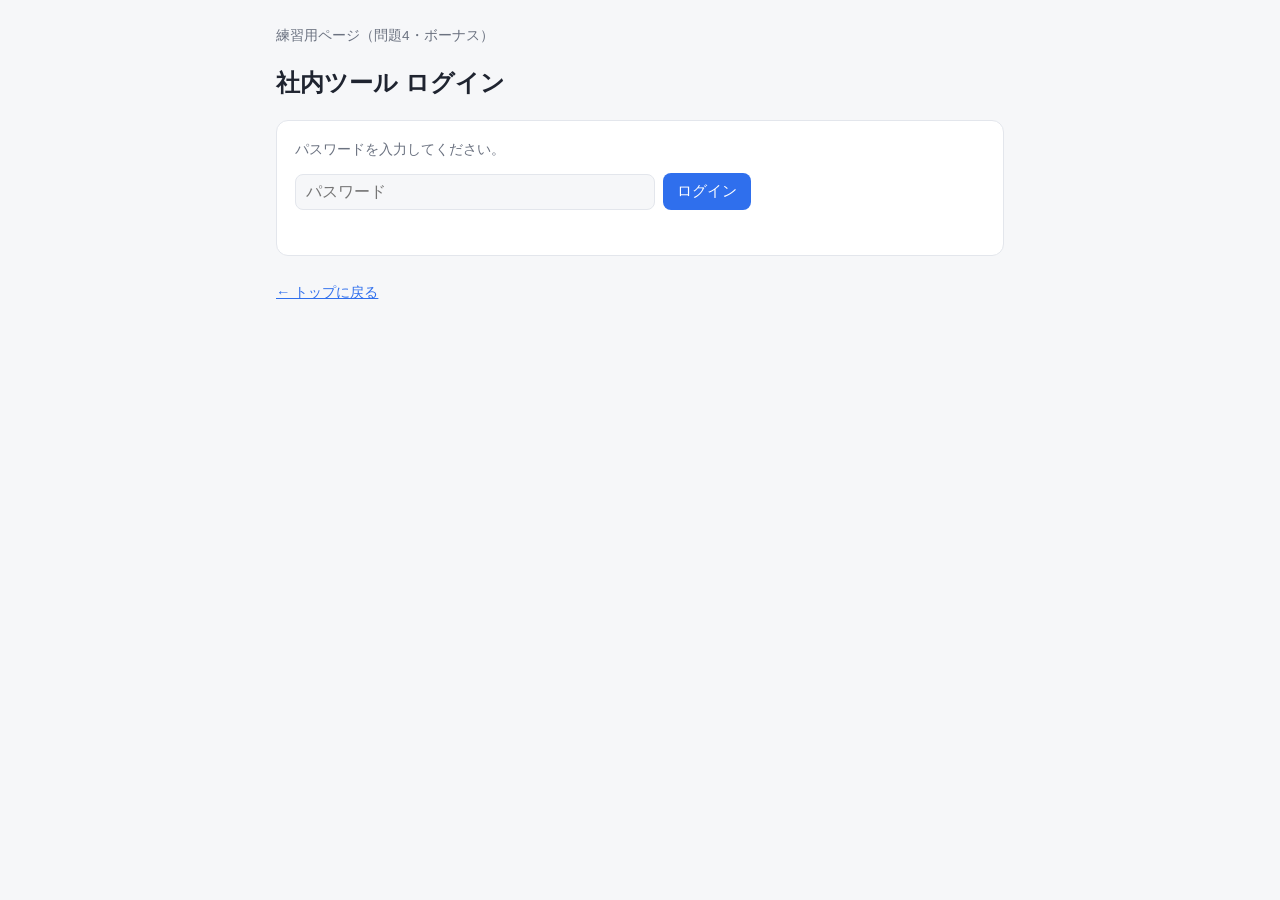
<file: q4.html>
<!doctype html>
<html lang="ja">
<head>
<meta charset="utf-8">
<meta name="viewport" content="width=device-width, initial-scale=1">
<meta name="robots" content="noindex">
<title>社内ツール ログイン</title>
<link rel="stylesheet" href="style.css">
</head>
<body>
<main>
  <div class="topbar">練習用ページ（問題4・ボーナス）</div>
  <h1>社内ツール ログイン</h1>

  <div class="card" id="login">
    <p class="muted">パスワードを入力してください。</p>
    <form id="form">
      <div class="row">
        <input type="password" id="pw" placeholder="パスワード" aria-label="パスワード" autocomplete="off">
        <button type="submit">ログイン</button>
      </div>
    </form>
    <div class="result ng" id="error" aria-live="polite"></div>
  </div>

  <div class="card" id="panel" hidden>
    <h2>管理者パネル</h2>
    <p>ログインに成功しました。</p>
    <p>シークレット：<code id="secret"></code></p>
  </div>

  <p class="back"><a href="index.html">← トップに戻る</a></p>
</main>

<script>
// パスワードの確認を、ブラウザ側のJavaScriptだけで行っている（脆弱）
const PASSWORD = atob("a2lueW91YmktbmlnaHQ=");

document.getElementById("form").addEventListener("submit", e => {
  e.preventDefault();
  if (document.getElementById("pw").value === PASSWORD) {
    document.getElementById("secret").textContent = atob("RkxBR3tuZXZlcl90cnVzdF90aGVfY2xpZW50fQ==");
    document.getElementById("login").hidden = true;
    document.getElementById("panel").hidden = false;
  } else {
    document.getElementById("error").textContent = "パスワードが違います。";
  }
});
</script>
</body>
</html>
</file>
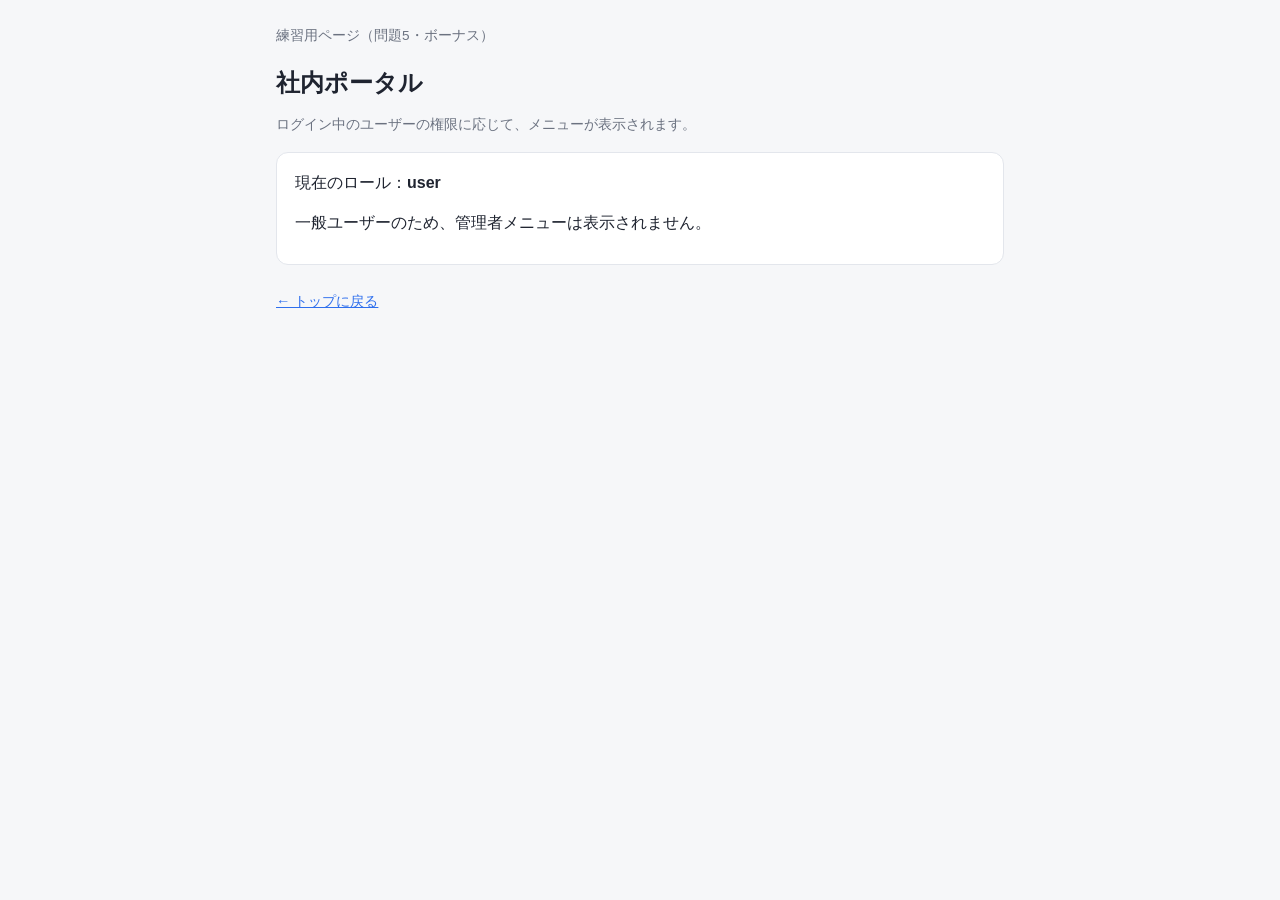
<file: q5.html>
<!doctype html>
<html lang="ja">
<head>
<meta charset="utf-8">
<meta name="viewport" content="width=device-width, initial-scale=1">
<meta name="robots" content="noindex">
<title>社内ポータル</title>
<link rel="stylesheet" href="style.css">
</head>
<body>
<main>
  <div class="topbar">練習用ページ（問題5・ボーナス）</div>
  <h1>社内ポータル</h1>
  <p class="muted">ログイン中のユーザーの権限に応じて、メニューが表示されます。</p>

  <div class="card">
    <p>現在のロール：<strong id="role"></strong></p>
    <p id="menu"></p>
  </div>

  <div class="card" id="admin" hidden>
    <h2>管理者メニュー</h2>
    <p>管理者専用の情報です。</p>
    <p>シークレット：<code id="secret"></code></p>
  </div>

  <p class="back"><a href="index.html">← トップに戻る</a></p>
</main>

<script>
function getCookie(name) {
  const m = document.cookie.split("; ").find(c => c.startsWith(name + "="));
  return m ? decodeURIComponent(m.split("=")[1]) : null;
}

// 初回アクセス時は、一般ユーザーとしてロールをCookieに保存する
if (!getCookie("role")) {
  document.cookie = "role=user; path=/; SameSite=Lax";
}

// Cookieの値だけでロールを判断している（脆弱）
const role = getCookie("role");
document.getElementById("role").textContent = role;

if (role === "admin") {
  document.getElementById("menu").textContent = "管理者として、管理者メニューを利用できます。";
  document.getElementById("secret").textContent = atob("RkxBR3tjb29raWVfaXNfdXNlcl9jb250cm9sbGVkfQ==");
  document.getElementById("admin").hidden = false;
} else {
  document.getElementById("menu").textContent = "一般ユーザーのため、管理者メニューは表示されません。";
}
</script>
</body>
</html>
</file>
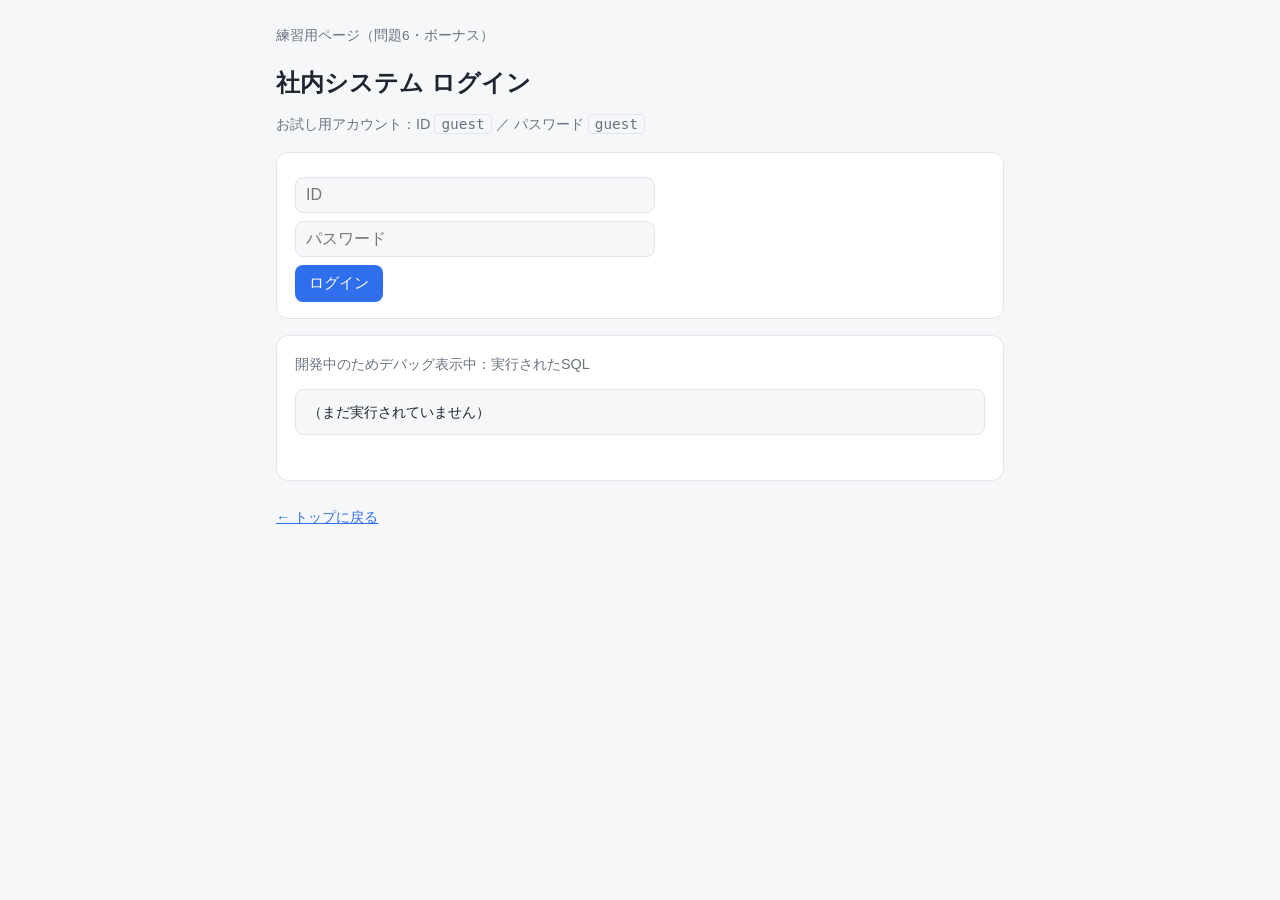
<file: q6.html>
<!doctype html>
<html lang="ja">
<head>
<meta charset="utf-8">
<meta name="viewport" content="width=device-width, initial-scale=1">
<meta name="robots" content="noindex">
<title>社内システム ログイン</title>
<link rel="stylesheet" href="style.css">
</head>
<body>
<main>
  <div class="topbar">練習用ページ（問題6・ボーナス）</div>
  <h1>社内システム ログイン</h1>
  <p class="muted">お試し用アカウント：ID <code>guest</code> ／ パスワード <code>guest</code></p>

  <div class="card">
    <form id="form">
      <div class="row"><input type="text" id="uid" placeholder="ID" aria-label="ID" autocomplete="off"></div>
      <div class="row"><input type="text" id="pw" placeholder="パスワード" aria-label="パスワード" autocomplete="off"></div>
      <div class="row"><button type="submit">ログイン</button></div>
    </form>
  </div>

  <div class="card">
    <p class="muted">開発中のためデバッグ表示中：実行されたSQL</p>
    <pre id="sql">（まだ実行されていません）</pre>
    <div class="result" id="msg" aria-live="polite"></div>
  </div>

  <p class="back"><a href="index.html">← トップに戻る</a></p>
</main>

<script>
// ---------------------------------------------------------------
// サーバー側のログイン処理を、ブラウザ上で再現しているページです。
// 本物のデータベースはありません。SQLのごく一部（=, AND, OR, --, #）
// だけを解釈する、小さな仕組みで動いています。
// ---------------------------------------------------------------

// users テーブル（パスワードはハッシュで保存している想定）
const USERS = [
  { id: "admin", name: "管理者",       pwHash: "2a5ad0c32aaa64466badfc879e6beef9837e52a42db322ba0f05b2bdd7e52495" },
  { id: "guest", name: "ゲストユーザー", pwHash: "84983c60f7daadc1cb8698621f802c0d9f9a3c3c295c810748fb048115c186ec" }
];

async function sha256(text) {
  const buf = await crypto.subtle.digest("SHA-256", new TextEncoder().encode(text));
  return [...new Uint8Array(buf)].map(b => b.toString(16).padStart(2, "0")).join("");
}

// SQL文を単語に分ける（文字列リテラル、記号、キーワードなど）
function tokenize(sql) {
  const tokens = [];
  let i = 0;
  while (i < sql.length) {
    const c = sql[i];
    if (/\s/.test(c)) { i++; continue; }
    if (c === "-" && sql[i + 1] === "-") break;   // -- 以降はコメント
    if (c === "#") break;                          // # 以降もコメント（MySQL）
    if (c === "'") {
      let s = "";
      i++;
      while (true) {
        if (i >= sql.length) throw new Error("文字列が閉じられていません（' の数が合いません）");
        if (sql[i] === "'" && sql[i + 1] === "'") { s += "'"; i += 2; continue; }
        if (sql[i] === "'") { i++; break; }
        s += sql[i++];
      }
      tokens.push({ type: "str", value: s });
      continue;
    }
    if (c === "<" && sql[i + 1] === ">") { tokens.push({ type: "op", value: "!=" }); i += 2; continue; }
    if (c === "!" && sql[i + 1] === "=") { tokens.push({ type: "op", value: "!=" }); i += 2; continue; }
    if ("=();".includes(c)) { tokens.push({ type: "op", value: c }); i++; continue; }
    const m = /^[A-Za-z0-9_]+/.exec(sql.slice(i));
    if (m) {
      const w = m[0];
      const up = w.toUpperCase();
      if (up === "AND" || up === "OR") tokens.push({ type: "kw", value: up });
      else if (/^\d+$/.test(w)) tokens.push({ type: "str", value: w });
      else tokens.push({ type: "col", value: w.toLowerCase() });
      i += w.length;
      continue;
    }
    throw new Error("構文エラー：「" + c + "」付近");
  }
  return tokens;
}

// WHERE句を「行ごとに true / false を返す関数」に変換する（OR より AND が先）
function parseWhere(tokens) {
  let p = 0;
  const peek = () => tokens[p];
  const next = () => tokens[p++];
  const isOp = (t, v) => t && t.type === "op" && t.value === v;

  function operand() {
    const t = next();
    if (!t) throw new Error("構文エラー：式が途中で終わっています");
    if (t.type === "str") return { lit: t.value };
    if (t.type === "col") {
      if (t.value !== "id" && t.value !== "pw") throw new Error("不明な列名：" + t.value);
      return { col: t.value };
    }
    throw new Error("構文エラー：「" + t.value + "」付近");
  }
  function comparison() {
    if (isOp(peek(), "(")) {
      next();
      const e = orExpr();
      if (!isOp(next(), ")")) throw new Error("構文エラー：かっこが閉じられていません");
      return e;
    }
    const left = operand();
    const t = peek();
    if (isOp(t, "=") || isOp(t, "!=")) {
      next();
      const right = operand();
      const neg = t.value === "!=";
      return ctx => (ctx.val(left) === ctx.val(right)) !== neg;
    }
    return ctx => ctx.truthy(left);
  }
  function andExpr() {
    let e = comparison();
    while (peek() && peek().type === "kw" && peek().value === "AND") {
      next();
      const l = e, r = comparison();
      e = ctx => l(ctx) && r(ctx);
    }
    return e;
  }
  function orExpr() {
    let e = andExpr();
    while (peek() && peek().type === "kw" && peek().value === "OR") {
      next();
      const l = e, r = andExpr();
      e = ctx => l(ctx) || r(ctx);
    }
    return e;
  }

  const expr = orExpr();
  if (isOp(peek(), ";")) next();
  if (p < tokens.length) throw new Error("構文エラー：「" + peek().value + "」付近");
  return expr;
}

async function runQuery(where) {
  const tokens = tokenize(where);
  const expr = parseWhere(tokens);

  // 値の比較はすべてハッシュ同士で行う（pw列は元の文字列を持っていないため）
  const litHash = {};
  for (const t of tokens) if (t.type === "str") litHash[t.value] = await sha256(t.value);
  const rows = [];
  for (const u of USERS) {
    const idHash = await sha256(u.id);
    const ctx = {
      val: x => x.col === "id" ? idHash : x.col === "pw" ? u.pwHash : litHash[x.lit],
      truthy: x => x.col ? true : (x.lit !== "" && x.lit !== "0")
    };
    if (expr(ctx)) rows.push(u);
  }
  return rows;
}

document.getElementById("form").addEventListener("submit", async e => {
  e.preventDefault();
  const uid = document.getElementById("uid").value;
  const pw = document.getElementById("pw").value;
  const msg = document.getElementById("msg");

  // 入力値を、そのまま文字列としてつなげてSQL文を作っている（脆弱）
  const where = "id='" + uid + "' AND pw='" + pw + "';";
  document.getElementById("sql").textContent = "SELECT * FROM users WHERE " + where;

  try {
    const rows = await runQuery(where);
    if (rows.length === 0) {
      msg.className = "result ng";
      msg.textContent = "IDまたはパスワードが違います。";
      return;
    }
    // 見つかった最初の行のユーザーとしてログインする
    const user = rows[0];
    msg.className = "result ok";
    if (user.id === "admin") {
      msg.textContent = "ようこそ、" + user.name + "さん。管理者用シークレット：" + atob("RkxBR3tzcWxpX2lucHV0X2JlY2FtZV9jb2RlfQ==");
    } else {
      msg.textContent = "ようこそ、" + user.name + "さん。（一般ユーザーのため、管理者用の情報は表示されません）";
    }
  } catch (err) {
    msg.className = "result ng";
    msg.textContent = "データベースエラー：" + err.message;
  }
});
</script>
</body>
</html>
</file>
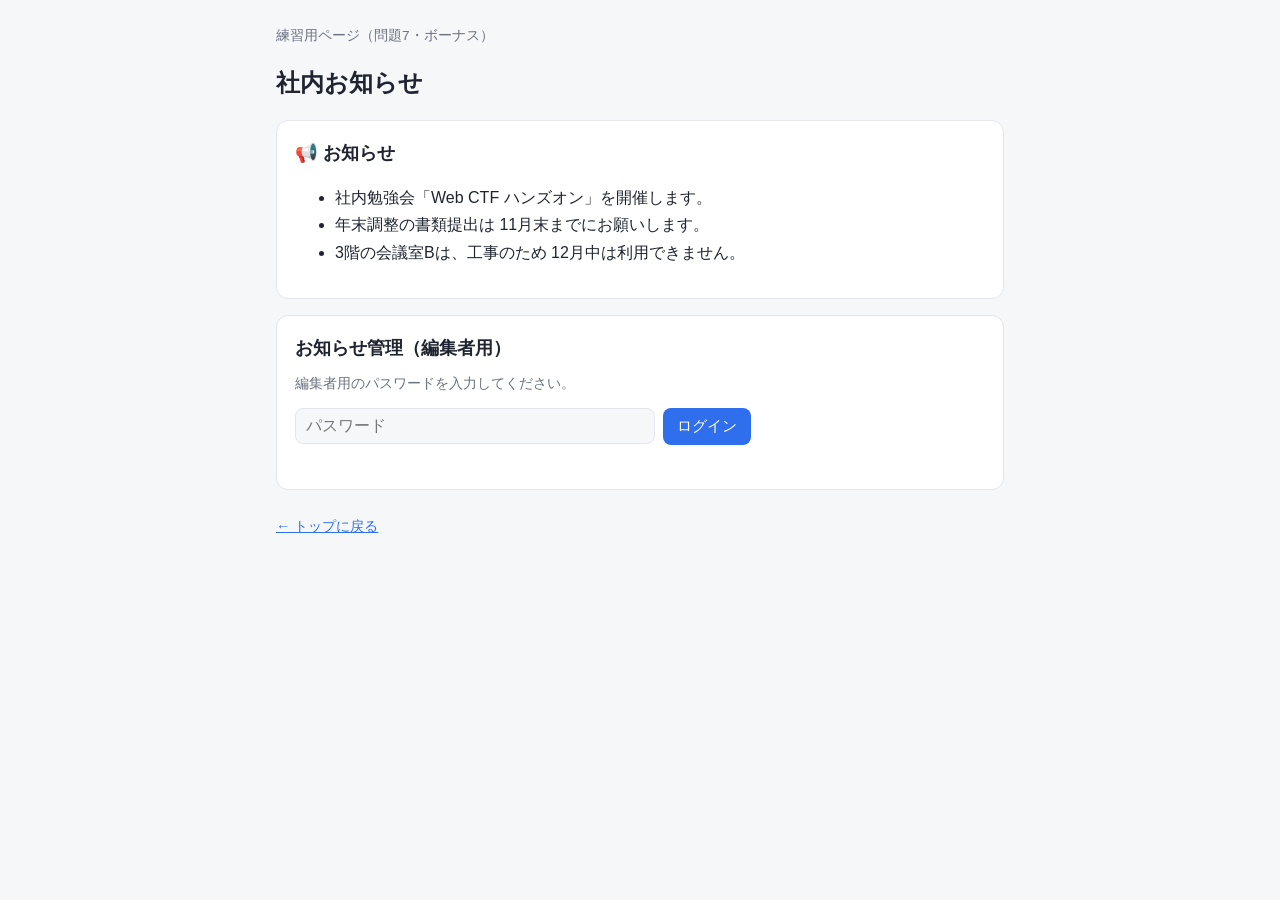
<file: q7.html>
<!doctype html>
<html lang="ja">
<head>
<meta charset="utf-8">
<meta name="viewport" content="width=device-width, initial-scale=1">
<meta name="robots" content="noindex">
<title>社内お知らせ</title>
<link rel="stylesheet" href="style.css">
<script src="q7/config.js"></script>
</head>
<body>
<main>
  <div class="topbar">練習用ページ（問題7・ボーナス）</div>
  <h1 id="title">社内お知らせ</h1>

  <div class="card">
    <h2>📢 お知らせ</h2>
    <ul id="news"></ul>
  </div>

  <div class="card" id="login">
    <h2>お知らせ管理（編集者用）</h2>
    <p class="muted">編集者用のパスワードを入力してください。</p>
    <form id="form">
      <div class="row">
        <input type="password" id="pw" placeholder="パスワード" aria-label="パスワード" autocomplete="off">
        <button type="submit">ログイン</button>
      </div>
    </form>
    <div class="result ng" id="error" aria-live="polite"></div>
  </div>

  <div class="card" id="panel" hidden>
    <h2>お知らせ管理</h2>
    <p>ログインに成功しました。</p>
    <p>シークレット：<code id="secret"></code></p>
  </div>

  <p class="back"><a href="index.html">← トップに戻る</a></p>
</main>

<script>
// 設定ファイル（q7/config.js）の内容を画面に反映する
document.getElementById("title").textContent = SITE_CONFIG.title;
SITE_CONFIG.news.forEach(n => {
  const li = document.createElement("li");
  li.textContent = n;
  document.getElementById("news").append(li);
});

async function sha256(text) {
  const buf = await crypto.subtle.digest("SHA-256", new TextEncoder().encode(text));
  return [...new Uint8Array(buf)].map(b => b.toString(16).padStart(2, "0")).join("");
}

// 本来はサーバー側で行う確認。ここではパスワードのハッシュとだけ比べている
const EDITOR_PW_HASH = "a1c4211d505a09a7f296ab4f6bb0af62e9eddbca44f6c9582d3be1755f8f32e2";

document.getElementById("form").addEventListener("submit", async e => {
  e.preventDefault();
  if (await sha256(document.getElementById("pw").value) === EDITOR_PW_HASH) {
    document.getElementById("secret").textContent = atob("RkxBR3tiYWNrdXBfZmlsZXNfYXJlX3B1YmxpY30=");
    document.getElementById("login").hidden = true;
    document.getElementById("panel").hidden = false;
  } else {
    document.getElementById("error").textContent = "パスワードが違います。";
  }
});
</script>
</body>
</html>
</file>
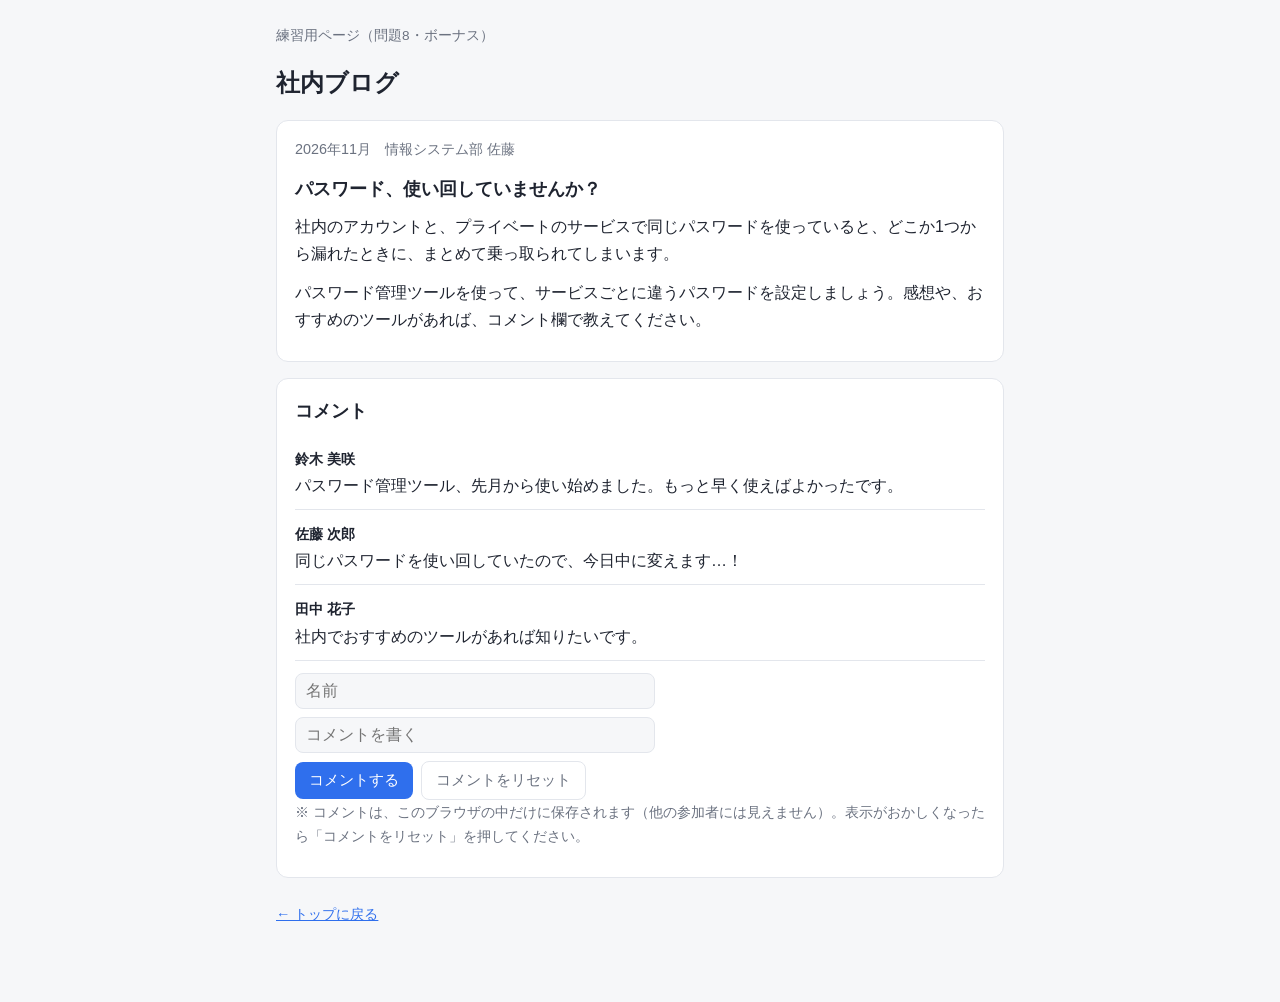
<file: q8.html>
<!doctype html>
<html lang="ja">
<head>
<meta charset="utf-8">
<meta name="viewport" content="width=device-width, initial-scale=1">
<meta name="robots" content="noindex">
<title>社内ブログ</title>
<link rel="stylesheet" href="style.css">
</head>
<body>
<main>
  <div class="topbar">練習用ページ（問題8・ボーナス）</div>
  <h1>社内ブログ</h1>

  <article class="card">
    <p class="muted">2026年11月　情報システム部 佐藤</p>
    <h2>パスワード、使い回していませんか？</h2>
    <p>社内のアカウントと、プライベートのサービスで同じパスワードを使っていると、どこか1つから漏れたときに、まとめて乗っ取られてしまいます。</p>
    <p>パスワード管理ツールを使って、サービスごとに違うパスワードを設定しましょう。感想や、おすすめのツールがあれば、コメント欄で教えてください。</p>
  </article>

  <section class="card">
    <h2>コメント</h2>
    <ul class="comments" id="comments"></ul>

    <form id="form">
      <div class="row"><input type="text" id="name" placeholder="名前" aria-label="名前" autocomplete="off"></div>
      <div class="row"><input type="text" id="body" placeholder="コメントを書く" aria-label="コメント" autocomplete="off"></div>
      <div class="row">
        <button type="submit">コメントする</button>
        <button type="button" id="reset" class="secondary">コメントをリセット</button>
      </div>
    </form>
    <p class="muted">※ コメントは、このブラウザの中だけに保存されます（他の参加者には見えません）。表示がおかしくなったら「コメントをリセット」を押してください。</p>
  </section>

  <p class="back"><a href="index.html">← トップに戻る</a></p>
</main>

<script>
// ログイン中のユーザーのCookie（セッション情報という想定）にフラグを入れておく
// （このページだけで読めるCookieにして、デモや他の問題のページには出ないようにしている）
const dir = location.pathname.replace(/[^/]*$/, "");
document.cookie = "flag=; path=" + dir + "; max-age=0";  // 以前の版が残したCookieを消す
document.cookie = "flag=" + atob("RkxBR3t4c3NfaXNfbm90X2p1c3RfYWxlcnR9") + "; path=" + location.pathname + "; SameSite=Lax";

// サーバーの代わりに、このブラウザの localStorage にコメントを保存する
const KEY = "q8_comments";
const INITIAL = [
  { name: "鈴木 美咲", body: "パスワード管理ツール、先月から使い始めました。もっと早く使えばよかったです。" },
  { name: "佐藤 次郎", body: "同じパスワードを使い回していたので、今日中に変えます…！" },
  { name: "田中 花子", body: "社内でおすすめのツールがあれば知りたいです。" }
];

function load() {
  try {
    const saved = JSON.parse(localStorage.getItem(KEY));
    if (Array.isArray(saved)) return saved;
  } catch (e) { /* 読めないときは初期状態 */ }
  return INITIAL.slice();
}
function save(list) {
  try { localStorage.setItem(KEY, JSON.stringify(list)); } catch (e) { /* 保存できない環境では、画面上だけで保持する */ }
}
let comments = load();

// 「<script さえ消せば安全」という、よくある不十分な対策
function sanitize(text) {
  return text.replace(/<script/gi, "");
}

function render() {
  const ul = document.getElementById("comments");
  ul.replaceChildren();
  for (const c of comments) {
    const li = document.createElement("li");
    const who = document.createElement("strong");
    who.textContent = c.name || "名無し";
    const body = document.createElement("div");
    // コメント本文を、HTMLとしてそのまま埋め込んでいる（脆弱）
    body.innerHTML = sanitize(c.body);
    li.append(who, body);
    ul.append(li);
  }
}

document.getElementById("form").addEventListener("submit", e => {
  e.preventDefault();
  const name = document.getElementById("name").value.trim();
  const body = document.getElementById("body").value;
  if (!body.trim()) return;
  comments.push({ name, body });
  save(comments);
  document.getElementById("body").value = "";
  render();
});

document.getElementById("reset").addEventListener("click", () => {
  try { localStorage.removeItem(KEY); } catch (e) { /* 何もしない */ }
  comments = INITIAL.slice();
  render();
});

render();
</script>
</body>
</html>
</file>
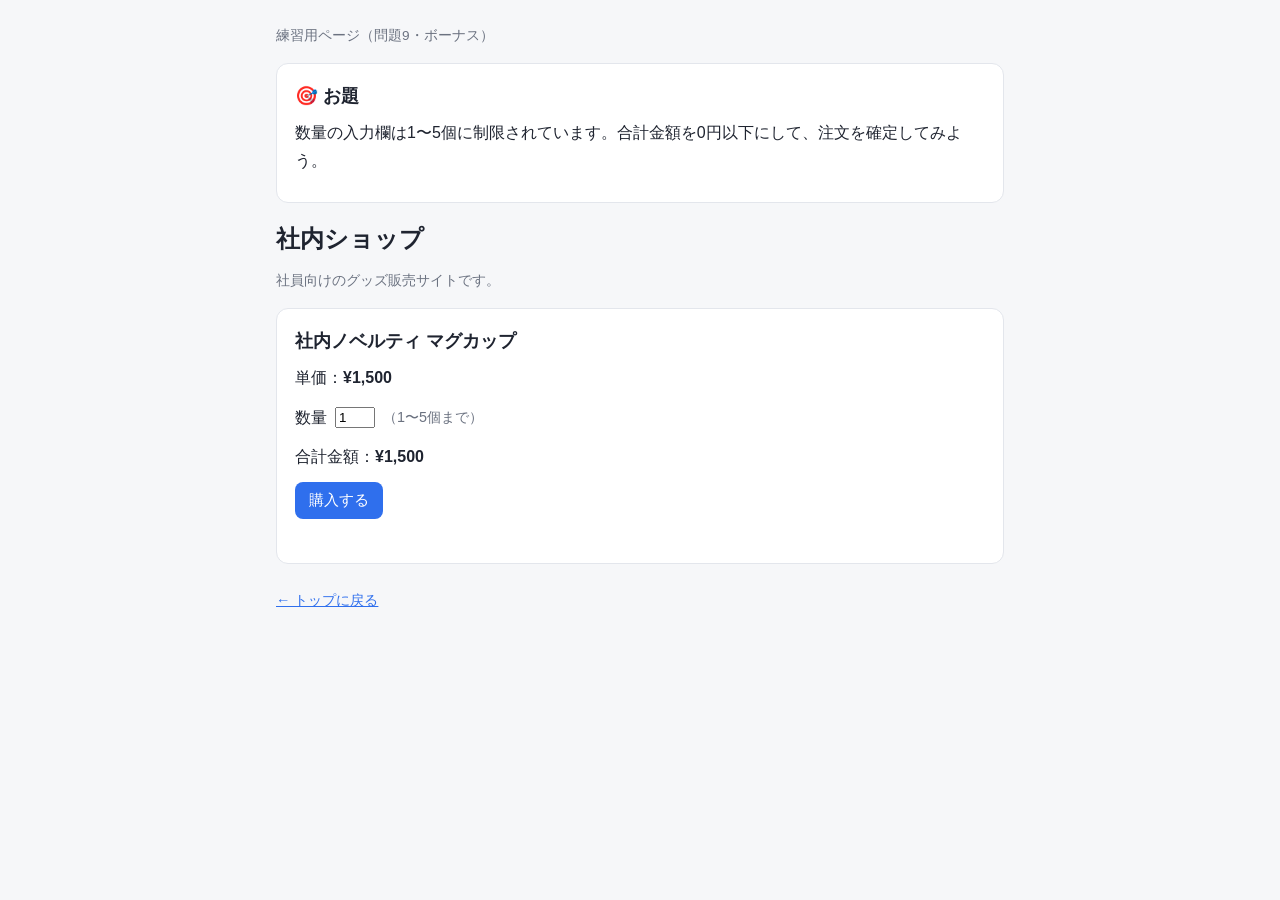
<file: q9.html>
<!doctype html>
<html lang="ja">
<head>
<meta charset="utf-8">
<meta name="viewport" content="width=device-width, initial-scale=1">
<meta name="robots" content="noindex">
<title>社内ショップ 購入画面</title>
<link rel="stylesheet" href="style.css">
</head>
<body>
<main>
  <div class="topbar">練習用ページ（問題9・ボーナス）</div>
  <div class="card">
    <h2>🎯 お題</h2>
    <p>数量の入力欄は1〜5個に制限されています。合計金額を0円以下にして、注文を確定してみよう。</p>
  </div>

  <h1>社内ショップ</h1>
  <p class="muted">社員向けのグッズ販売サイトです。</p>

  <div class="card" id="shop">
    <h2>社内ノベルティ マグカップ</h2>
    <p>単価：<strong>¥1,500</strong></p>
    <form id="order">
      <input type="hidden" name="item" value="mug">
      <div class="row">
        <label for="quantity">数量</label>
        <input type="number" name="quantity" id="quantity" min="1" max="5" value="1" style="max-width: 6em">
        <span class="muted">（1〜5個まで）</span>
      </div>
      <p style="margin-top: 12px">合計金額：<strong id="total">¥1,500</strong></p>
      <div class="row">
        <button type="submit">購入する</button>
      </div>
      <div class="result ng" id="err" aria-live="polite"></div>
    </form>
  </div>

  <div class="card" id="done" hidden>
    <h2>ご注文ありがとうございます</h2>
    <p id="msg"></p>
  </div>

  <p class="back"><a href="index.html">← トップに戻る</a></p>
</main>

<script>
const UNIT_PRICE = 1500;
const yen = n => (n < 0 ? "-¥" : "¥") + Math.abs(n).toLocaleString("ja-JP");
const qtyInput = document.getElementById("quantity");

// 画面上の合計金額の表示（見た目だけ）
qtyInput.addEventListener("input", () => {
  const q = Number(qtyInput.value);
  document.getElementById("total").textContent = qtyInput.value !== "" && Number.isInteger(q) ? yen(UNIT_PRICE * q) : "—";
});

// 本来サーバー側で行うべき注文処理を、ここでは画面上で再現している。
// 数量の範囲（1〜5個）は画面の入力欄（min / max 属性）でしか確認しておらず、
// ここでは送られてきた数量をそのまま信用して、単価 × 数量 で請求している（脆弱）
document.getElementById("order").addEventListener("submit", e => {
  e.preventDefault();
  const raw = new FormData(e.target).get("quantity");
  const quantity = Number(raw);
  const msg = document.getElementById("msg");
  const done = document.getElementById("done");
  const err = document.getElementById("err");
  if (raw === "" || !Number.isInteger(quantity)) {
    err.textContent = "数量を整数で入力してください。";
    done.hidden = true;
    return;
  }
  err.textContent = "";
  done.hidden = false;
  const total = UNIT_PRICE * quantity;
  let text = "注文が確定しました（数量：" + quantity + "個、合計：" + yen(total) + "）。";
  if (total <= 0) {
    text += " 【システム通知】合計金額が0円以下の注文が確定しました：" + atob("RkxBR3t2YWxpZGF0ZV9vbl90aGVfc2VydmVyfQ==");
  }
  msg.textContent = text;
});
</script>
</body>
</html>
</file>
<file: style.css>
:root {
  --bg: #f6f7f9;
  --card: #ffffff;
  --text: #1f2430;
  --muted: #6b7280;
  --accent: #2f6fed;
  --border: #e3e6ec;
  --ok: #17803d;
  --ng: #c0392b;
}
@media (prefers-color-scheme: dark) {
  :root {
    --bg: #14161b;
    --card: #1d2027;
    --text: #e8eaf0;
    --muted: #9aa1b0;
    --accent: #6c9bff;
    --border: #2c303a;
    --ok: #4cc27a;
    --ng: #ff7a6b;
  }
}
* { box-sizing: border-box; }
body {
  margin: 0;
  background: var(--bg);
  color: var(--text);
  font-family: -apple-system, BlinkMacSystemFont, "Hiragino Sans", "Noto Sans JP", sans-serif;
  line-height: 1.7;
}
main { max-width: 760px; margin: 0 auto; padding: 24px 16px 64px; }
h1 { font-size: 1.5rem; margin: 0 0 8px; }
h2 { font-size: 1.15rem; margin: 0 0 8px; }
p { margin: 0 0 12px; }
a { color: var(--accent); }
.card {
  background: var(--card);
  border: 1px solid var(--border);
  border-radius: 12px;
  padding: 16px 18px;
  margin: 16px 0;
}
.badge {
  display: inline-block;
  font-size: 0.75rem;
  padding: 1px 8px;
  border-radius: 999px;
  border: 1px solid var(--border);
  color: var(--muted);
  margin-left: 6px;
  vertical-align: middle;
}
.muted { color: var(--muted); font-size: 0.9rem; }
input[type="text"], input[type="password"] {
  padding: 8px 10px;
  border: 1px solid var(--border);
  border-radius: 8px;
  background: var(--bg);
  color: var(--text);
  font-size: 1rem;
  min-width: 0;
  width: 100%;
  max-width: 360px;
}
button {
  padding: 8px 14px;
  border: 0;
  border-radius: 8px;
  background: var(--accent);
  color: #fff;
  font-size: 0.95rem;
  cursor: pointer;
}
.row { display: flex; gap: 8px; flex-wrap: wrap; align-items: center; margin-top: 8px; }
.result { margin-top: 8px; font-size: 0.9rem; min-height: 1.4em; }
.ok { color: var(--ok); font-weight: 600; }
.ng { color: var(--ng); }
details { margin: 6px 0; }
summary { cursor: pointer; color: var(--muted); }
table { border-collapse: collapse; width: 100%; }
th, td { text-align: left; padding: 6px 8px; border-bottom: 1px solid var(--border); }
th { width: 8em; color: var(--muted); font-weight: 500; }
.topbar { font-size: 0.85rem; color: var(--muted); margin-bottom: 16px; }
.back { margin-top: 24px; font-size: 0.9rem; }
code { background: var(--bg); padding: 1px 6px; border-radius: 4px; border: 1px solid var(--border); }
pre { background: var(--bg); border: 1px solid var(--border); border-radius: 8px; padding: 10px 12px; margin: 0 0 8px; white-space: pre-wrap; word-break: break-all; font-size: 0.9rem; }
.comments { list-style: none; padding: 0; margin: 0 0 12px; }
.comments li { padding: 10px 0; border-bottom: 1px solid var(--border); }
.comments li strong { font-size: 0.9rem; }
button.secondary { background: transparent; color: var(--muted); border: 1px solid var(--border); }
.hint2-locked summary { color: var(--muted); }
.hint2-body { padding: 4px 0 0; }
</file>
